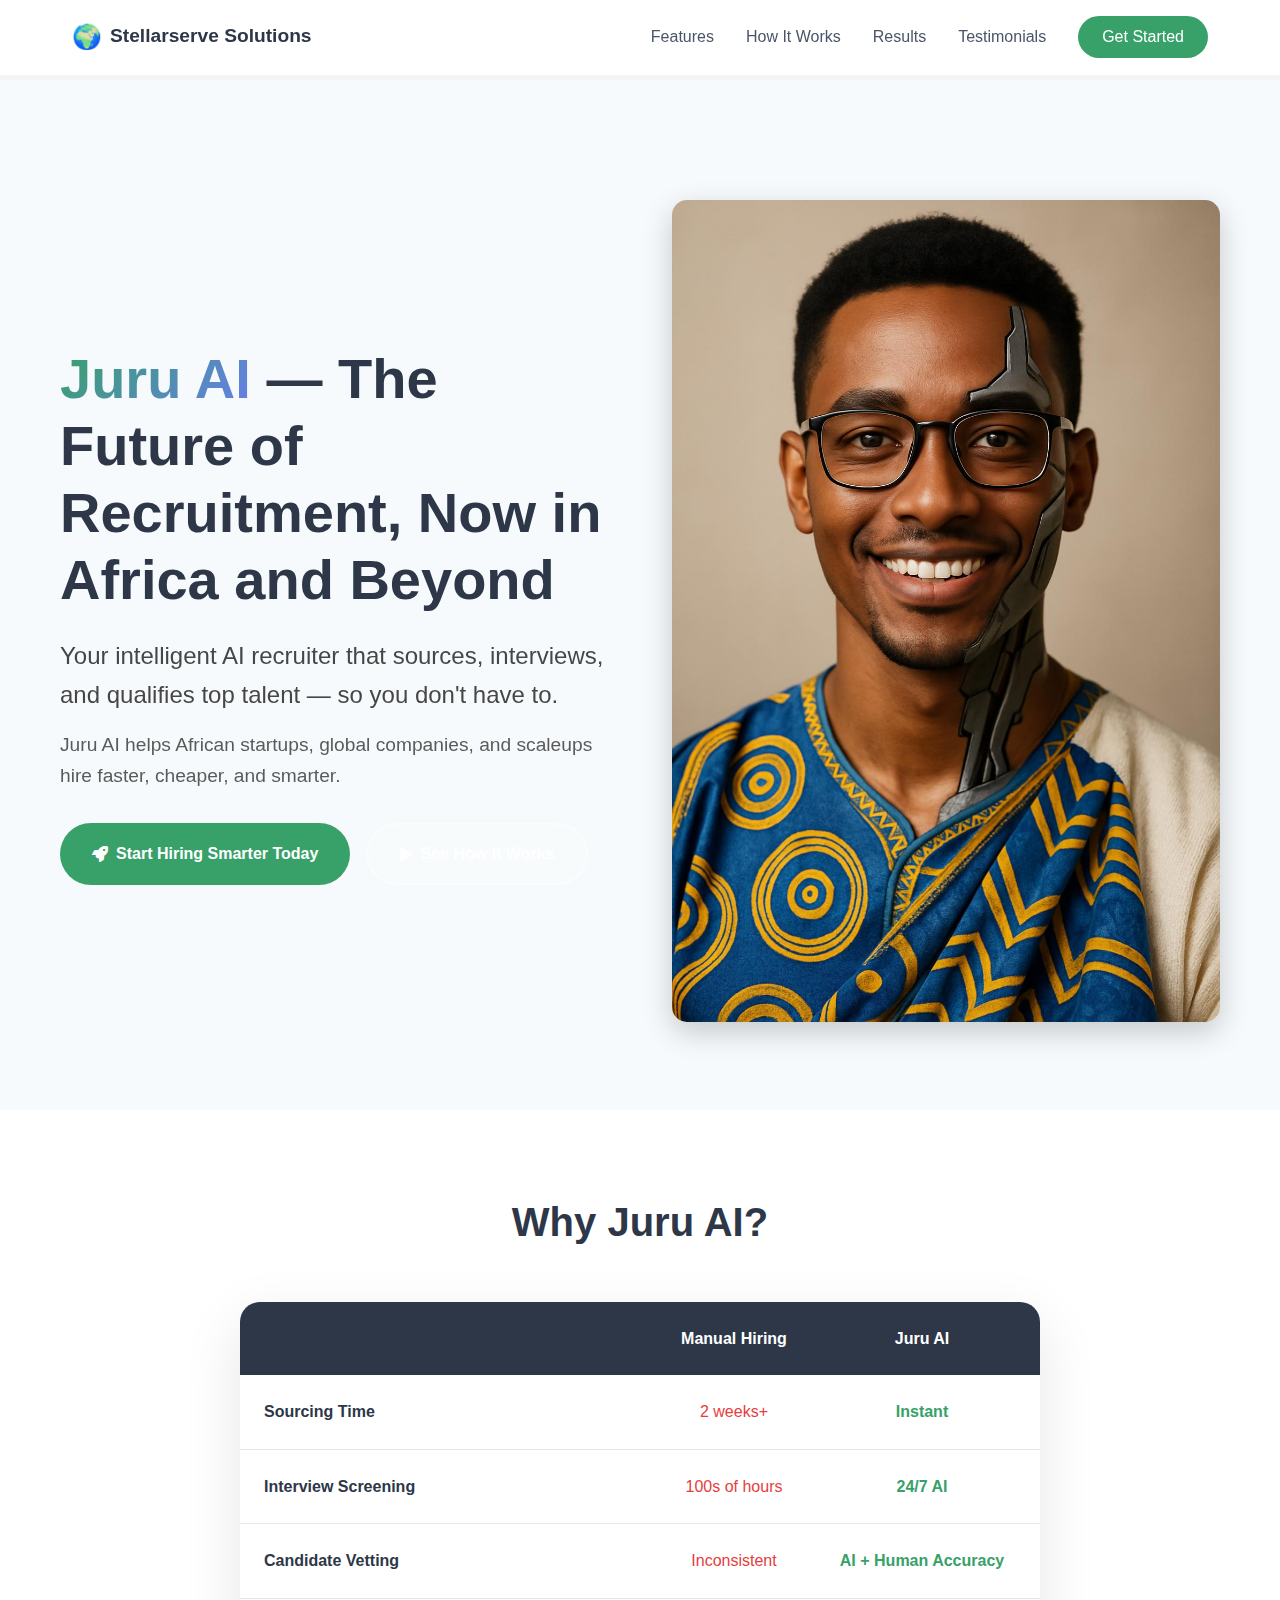
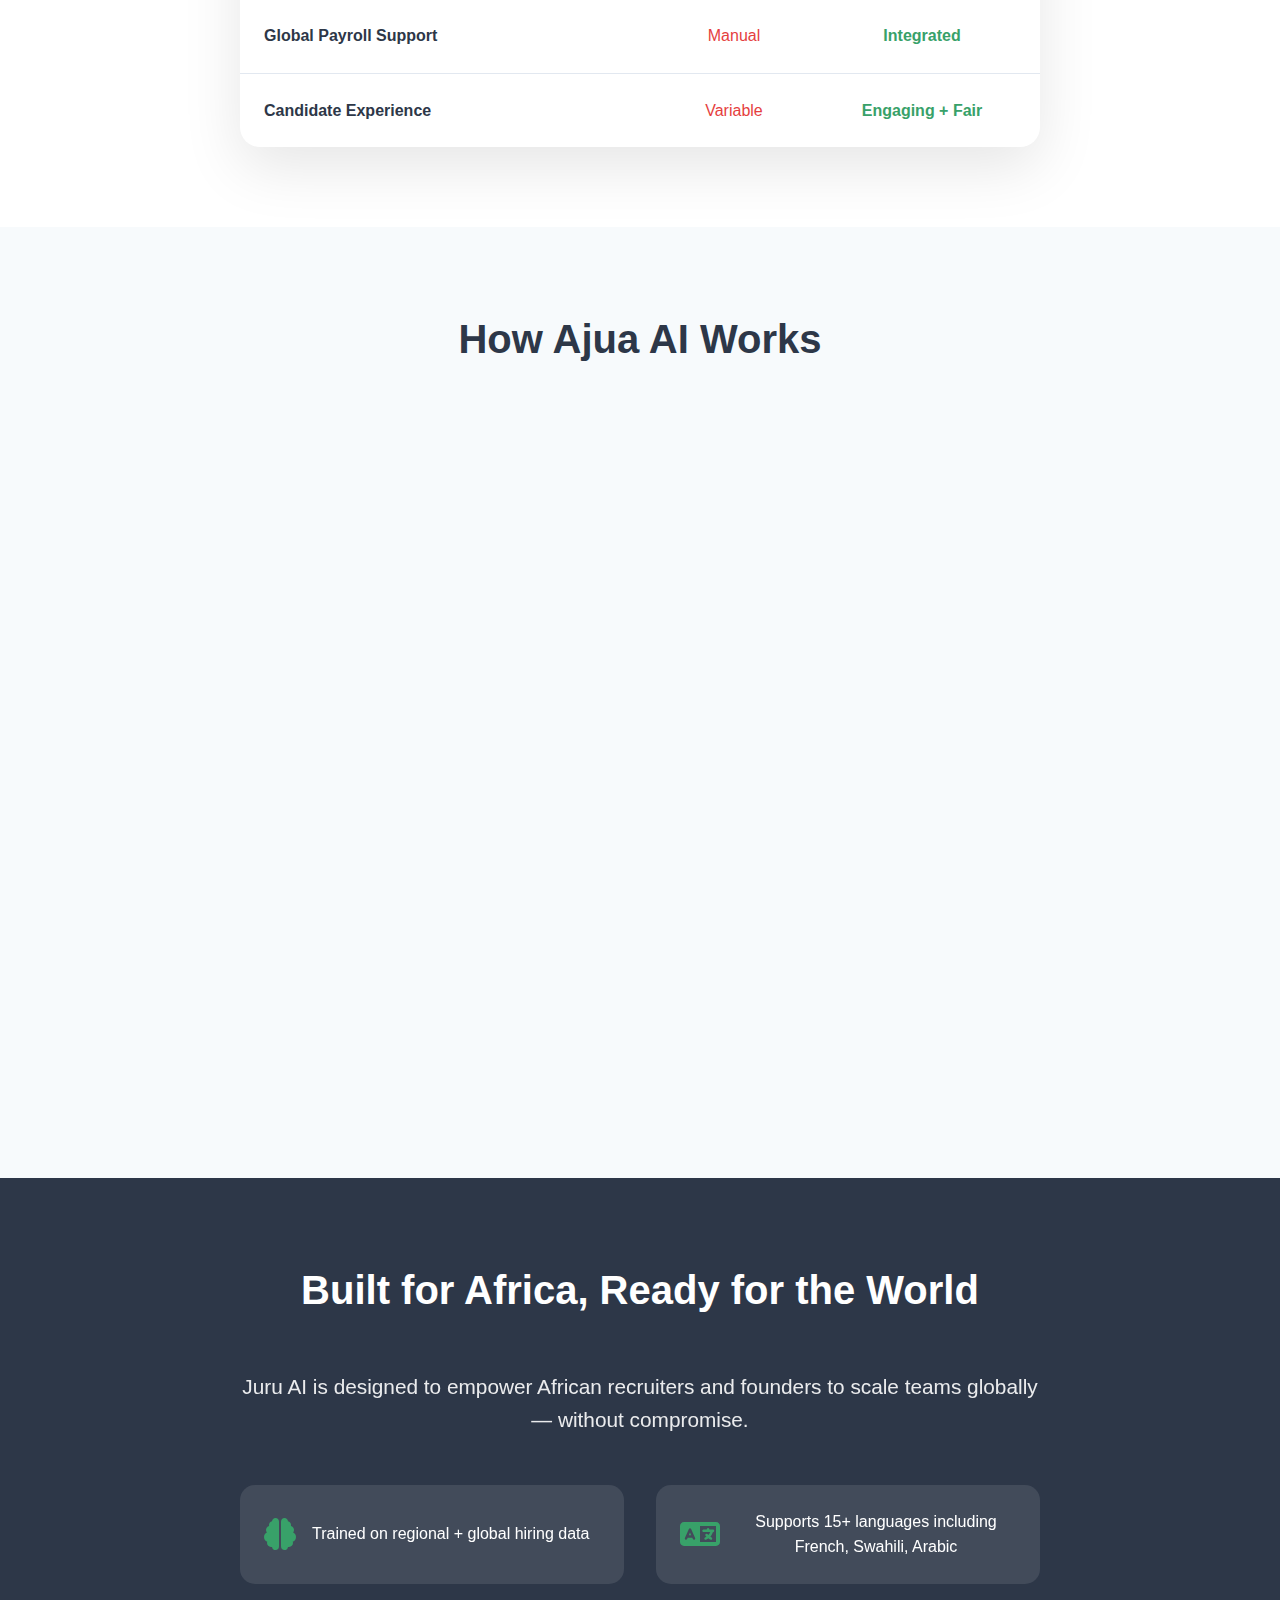
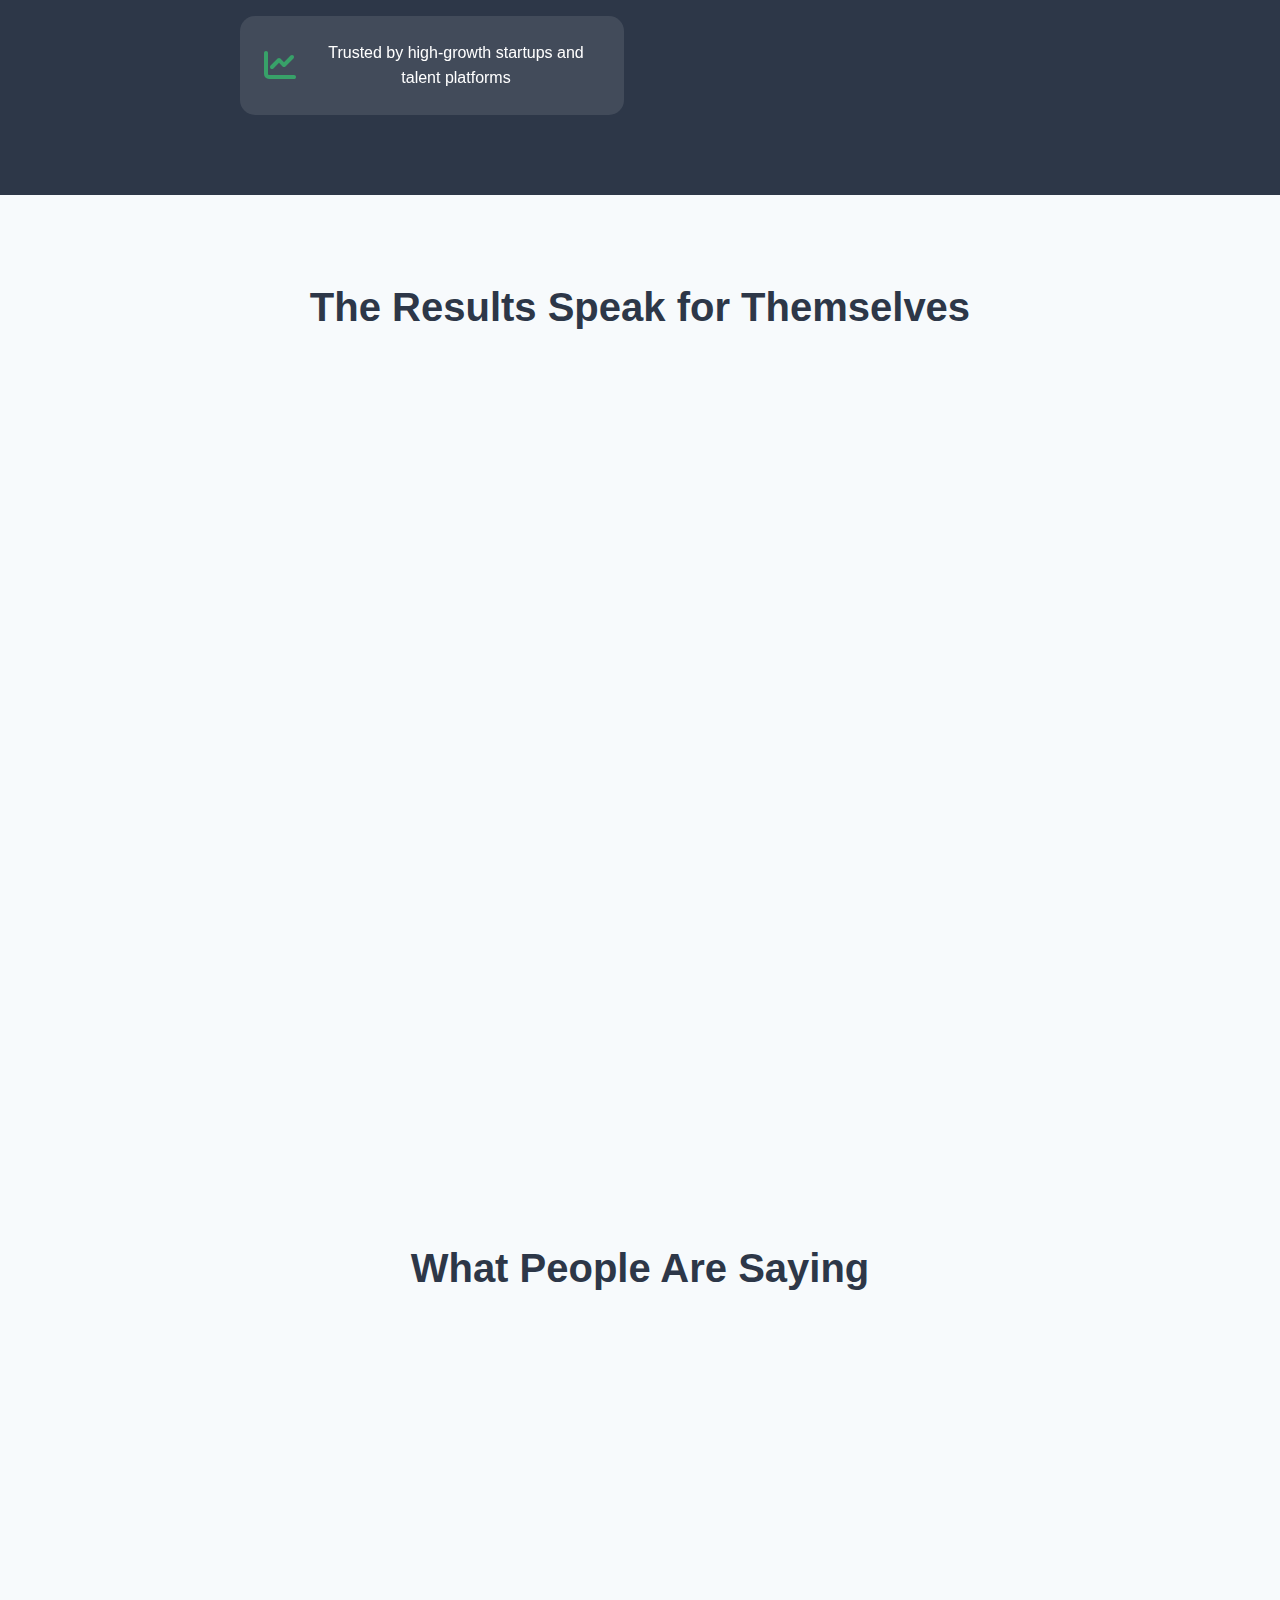
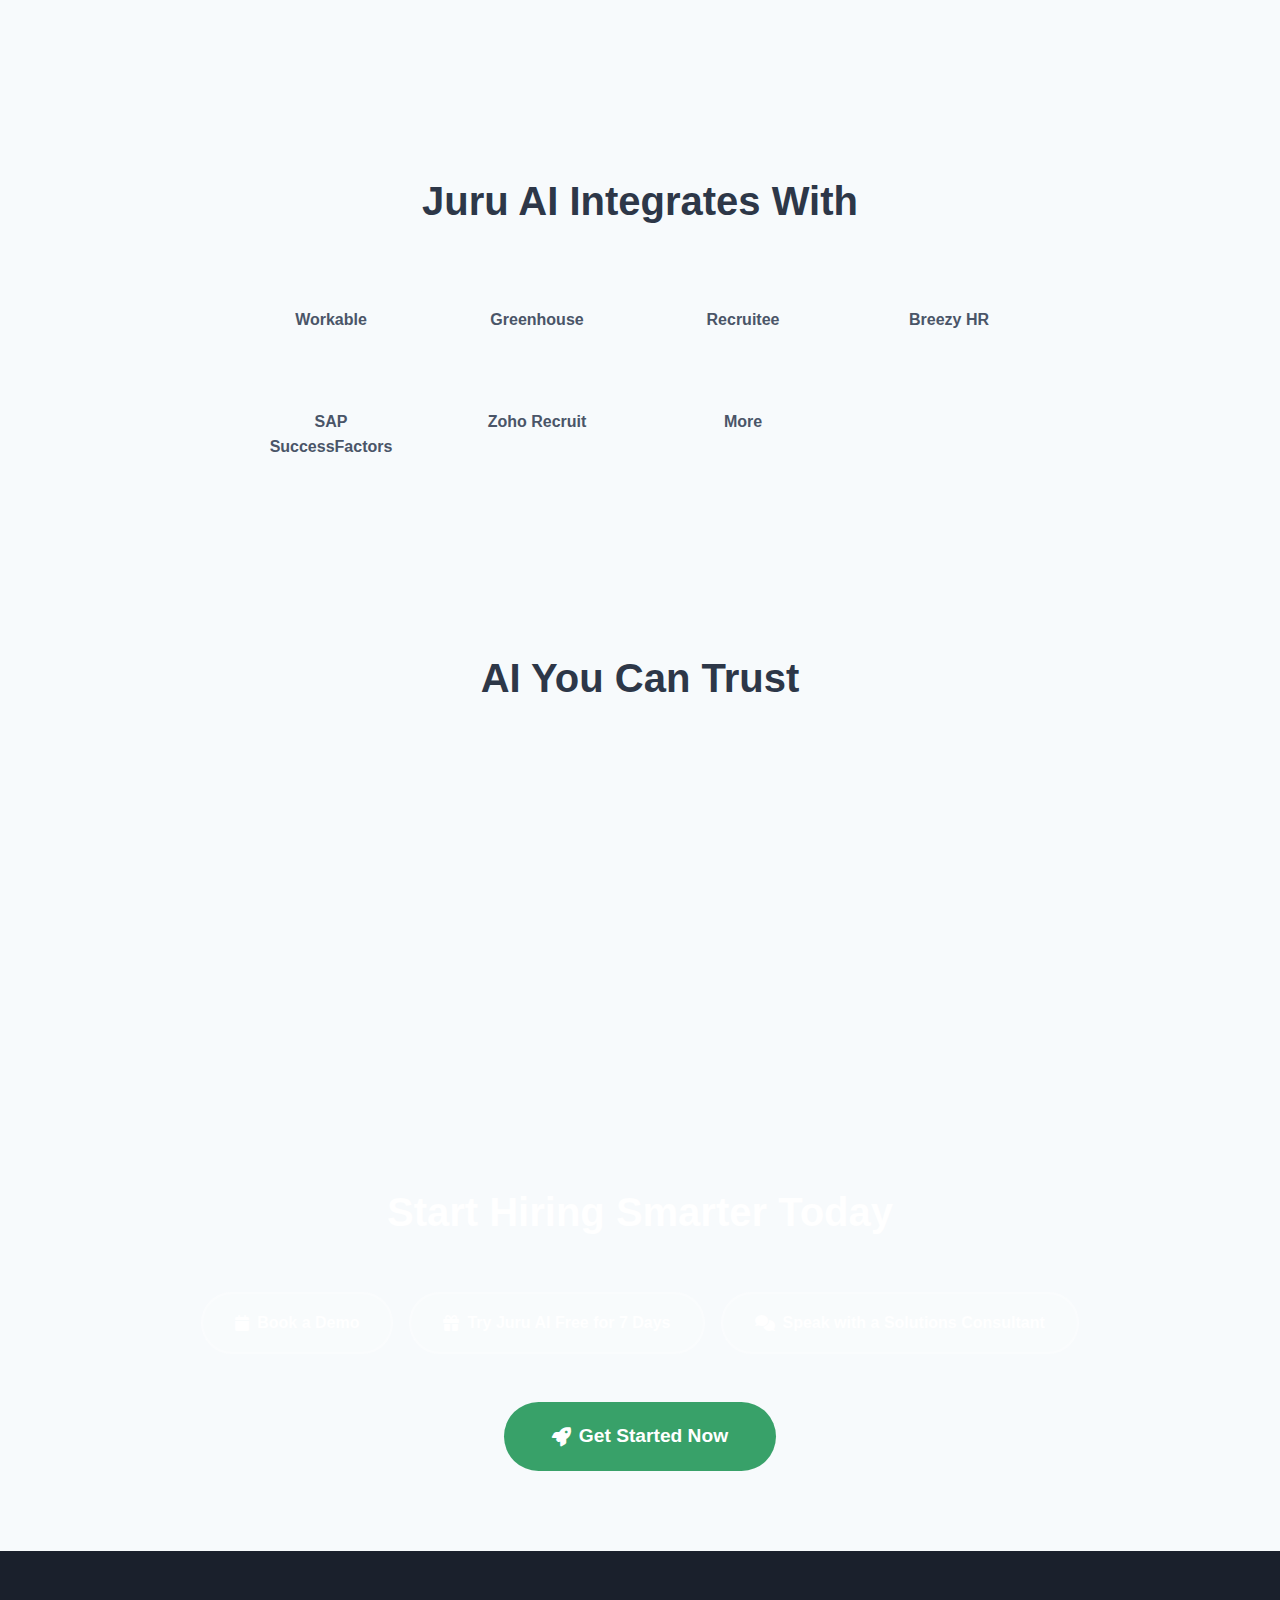
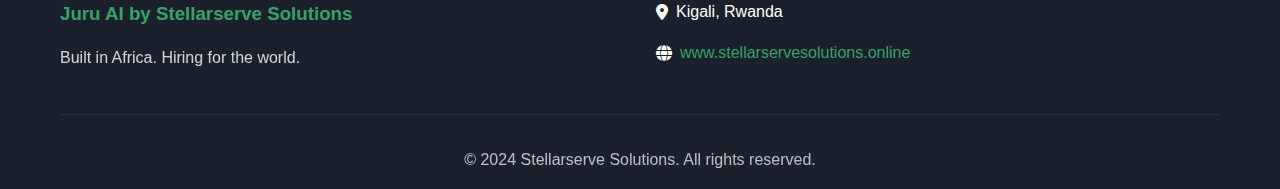
<file: juru-ai/juru-ai/index.html>
<!DOCTYPE html>
<html lang="en">
<head>
    <meta charset="UTF-8">
    <meta name="viewport" content="width=device-width, initial-scale=1.0">
    <title>Juru AI - The Future of Recruitment | Stellarserve Solutions</title>
    <meta name="description" content="Juru AI - Your intelligent AI recruiter that sources, interviews, and qualifies top talent. Built for Africa, ready for the world.">
    <link rel="stylesheet" href="styles.css">
    <link href="https://fonts.googleapis.com/css2?family=Inter:wght@300;400;500;600;700&display=swap" rel="stylesheet">
    <link rel="stylesheet" href="https://cdnjs.cloudflare.com/ajax/libs/font-awesome/6.0.0/css/all.min.css">
</head>
<body>
    <!-- Header -->
    <header class="header">
        <nav class="nav">
            <div class="nav-brand">
                <span class="logo">🌍</span>
                <span class="brand-name">Stellarserve Solutions</span>
            </div>
            <div class="nav-links">
                <a href="#features">Features</a>
                <a href="#how-it-works">How It Works</a>
                <a href="#results">Results</a>
                <a href="#testimonials">Testimonials</a>
                <a href="#demo" class="cta-button">Get Started</a>
            </div>
            <div class="mobile-menu-toggle">
                <i class="fas fa-bars"></i>
            </div>
        </nav>
    </header>

    <!-- Hero Section -->
    <section class="hero">
        <div class="container">
            <div class="hero-content">
                <h1 class="hero-title">
                    <span class="gradient-text">Juru AI</span> — The Future of Recruitment, Now in Africa and Beyond
                </h1>
                <p class="hero-subtitle">
                    Your intelligent AI recruiter that sources, interviews, and qualifies top talent — so you don't have to.
                </p>
                <p class="hero-description">
                    Juru AI helps African startups, global companies, and scaleups hire faster, cheaper, and smarter.
                </p>
                <div class="hero-cta">
                    <a href="#demo" class="btn btn-primary">
                        <i class="fas fa-rocket"></i>
                        Start Hiring Smarter Today
                    </a>
                    <a href="#how-it-works" class="btn btn-secondary">
                        <i class="fas fa-play"></i>
                        See How It Works
                    </a>
                </div>
            </div>
            <div class="hero-visual">
                <img src="./images/juru-ai-hero.jpg" alt="Juru AI Rwandan Man Robotic" class="hero-image">
            </div>
        </div>
    </section>

    <!-- Features Comparison -->
    <section id="features" class="features">
        <div class="container">
            <h2 class="section-title">Why Juru AI?</h2>
            <div class="comparison-table">
                <div class="table-header">
                    <div class="feature-col">Feature</div>
                    <div class="manual-col">Manual Hiring</div>
                    <div class="ai-col">Juru AI</div>
                </div>
                <div class="table-row">
                    <div class="feature-col">Sourcing Time</div>
                    <div class="manual-col">
                        <span class="negative">2 weeks+</span>
                    </div>
                    <div class="ai-col">
                        <span class="positive">Instant</span>
                    </div>
                </div>
                <div class="table-row">
                    <div class="feature-col">Interview Screening</div>
                    <div class="manual-col">
                        <span class="negative">100s of hours</span>
                    </div>
                    <div class="ai-col">
                        <span class="positive">24/7 AI</span>
                    </div>
                </div>
                <div class="table-row">
                    <div class="feature-col">Candidate Vetting</div>
                    <div class="manual-col">
                        <span class="negative">Inconsistent</span>
                    </div>
                    <div class="ai-col">
                        <span class="positive">AI + Human Accuracy</span>
                    </div>
                </div>
                <div class="table-row">
                    <div class="feature-col">Global Payroll Support</div>
                    <div class="manual-col">
                        <span class="negative">Manual</span>
                    </div>
                    <div class="ai-col">
                        <span class="positive">Integrated</span>
                    </div>
                </div>
                <div class="table-row">
                    <div class="feature-col">Candidate Experience</div>
                    <div class="manual-col">
                        <span class="negative">Variable</span>
                    </div>
                    <div class="ai-col">
                        <span class="positive">Engaging + Fair</span>
                    </div>
                </div>
            </div>
        </div>
    </section>

    <!-- How It Works -->
    <section id="how-it-works" class="how-it-works">
        <div class="container">
            <h2 class="section-title">How Ajua AI Works</h2>
            <div class="steps">
                <div class="step">
                    <div class="step-number">1</div>
                    <div class="step-content">
                        <h3>Define Your Role</h3>
                        <p>Tell Juru what you're hiring for — tech, design, ops, etc.</p>
                        <div class="step-icon">
                            <i class="fas fa-clipboard-list"></i>
                        </div>
                    </div>
                </div>
                <div class="step">
                    <div class="step-number">2</div>
                    <div class="step-content">
                        <h3>Let Juru AI Source & Interview</h3>
                        <p>Juru instantly scans its talent pool, runs AI-led interviews in 15+ languages, and ranks candidates.</p>
                        <div class="step-icon">
                            <i class="fas fa-robot"></i>
                        </div>
                    </div>
                </div>
                <div class="step">
                    <div class="step-number">3</div>
                    <div class="step-content">
                        <h3>Review Reports & Hire</h3>
                        <p>Receive smart profiles with skills assessments, interview insights, and cultural fit scores.</p>
                        <div class="step-icon">
                            <i class="fas fa-chart-bar"></i>
                        </div>
                    </div>
                </div>
                <div class="step">
                    <div class="step-number">4</div>
                    <div class="step-content">
                        <h3>Onboard Globally</h3>
                        <p>Juru handles contracts, compliance, and payroll — stress-free hiring across borders.</p>
                        <div class="step-icon">
                            <i class="fas fa-globe-americas"></i>
                        </div>
                    </div>
                </div>
            </div>
        </div>
    </section>

    <!-- Built for Africa -->
    <section class="africa-section">
        <div class="container">
            <div class="africa-content">
                <h2 class="section-title">Built for Africa, Ready for the World</h2>
                <p class="africa-description">
                    Juru AI is designed to empower African recruiters and founders to scale teams globally — without compromise.
                </p>
                <div class="africa-features">
                    <div class="africa-feature">
                        <i class="fas fa-brain"></i>
                        <span>Trained on regional + global hiring data</span>
                    </div>
                    <div class="africa-feature">
                        <i class="fas fa-language"></i>
                        <span>Supports 15+ languages including French, Swahili, Arabic</span>
                    </div>
                    <div class="africa-feature">
                        <i class="fas fa-chart-line"></i>
                        <span>Trusted by high-growth startups and talent platforms</span>
                    </div>
                </div>
            </div>
        </div>
    </section>

    <!-- Results -->
    <section id="results" class="results">
        <div class="container">
            <h2 class="section-title">The Results Speak for Themselves</h2>
            <div class="stats-grid">
                <div class="stat-card">
                    <div class="stat-icon">
                        <i class="fas fa-dollar-sign"></i>
                    </div>
                    <div class="stat-number">85%</div>
                    <div class="stat-label">Reduction in Hiring Costs</div>
                </div>
                <div class="stat-card">
                    <div class="stat-icon">
                        <i class="fas fa-clock"></i>
                    </div>
                    <div class="stat-number">10x</div>
                    <div class="stat-label">Faster Time-to-Hire</div>
                </div>
                <div class="stat-card">
                    <div class="stat-icon">
                        <i class="fas fa-bullseye"></i>
                    </div>
                    <div class="stat-number">4x</div>
                    <div class="stat-label">Improvement in Candidate Match Quality</div>
                </div>
                <div class="stat-card">
                    <div class="stat-icon">
                        <i class="fas fa-smile"></i>
                    </div>
                    <div class="stat-number">20%</div>
                    <div class="stat-label">Boost in Candidate NPS</div>
                </div>
            </div>
        </div>
    </section>

    <!-- Testimonials -->
    <section id="testimonials" class="testimonials">
        <div class="container">
            <h2 class="section-title">What People Are Saying</h2>
            <div class="testimonials-grid">
                <div class="testimonial-card">
                    <div class="testimonial-content">
                        <p>"Juru AI is a game-changer for hiring talent across borders. We cut recruitment time by 90%!"</p>
                    </div>
                    <div class="testimonial-author">
                        <div class="author-info">
                            <div class="author-name">Janet N.</div>
                            <div class="author-title">CEO of an African fintech startup</div>
                        </div>
                    </div>
                </div>
                <div class="testimonial-card">
                    <div class="testimonial-content">
                        <p>"We were skeptical of AI interviews — until we saw Juru’s candidate reports. This is next-level."</p>
                    </div>
                    <div class="testimonial-author">
                        <div class="author-info">
                            <div class="author-name">Elie M.</div>
                            <div class="author-title">CTO, Global SaaS Firm</div>
                        </div>
                    </div>
                </div>
            </div>
        </div>
    </section>

    <!-- Integrations -->
    <section class="integrations">
        <div class="container">
            <h2 class="section-title">Juru AI Integrates With</h2>
            <div class="integrations-grid">
                <div class="integration-item">Workable</div>
                <div class="integration-item">Greenhouse</div>
                <div class="integration-item">Recruitee</div>
                <div class="integration-item">Breezy HR</div>
                <div class="integration-item">SAP SuccessFactors</div>
                <div class="integration-item">Zoho Recruit</div>
                <div class="integration-item">More</div>
            </div>
        </div>
    </section>

    <!-- Trust Section -->
    <section class="trust">
        <div class="container">
            <h2 class="section-title">AI You Can Trust</h2>
            <div class="trust-features">
                <div class="trust-feature">
                    <i class="fas fa-bullseye"></i>
                    <span>Role-specific assessments</span>
                </div>
                <div class="trust-feature">
                    <i class="fas fa-balance-scale"></i>
                    <span>Bias-aware algorithms</span>
                </div>
                <div class="trust-feature">
                    <i class="fas fa-shield-alt"></i>
                    <span>GDPR & Rwandan Data Protection Compliant</span>
                </div>
                <div class="trust-feature">
                    <i class="fas fa-handshake"></i>
                    <span>Transparent AI + Human review system</span>
                </div>
            </div>
        </div>
    </section>

    <!-- CTA Section -->
    <section id="demo" class="cta-section">
        <div class="container">
            <h2 class="section-title">Start Hiring Smarter Today</h2>
            <div class="cta-buttons">
                <a href="#" class="btn btn-primary">
                    <i class="fas fa-calendar"></i>
                    Book a Demo
                          <a href="#" class="btn btn-secondary">
                        <i class="fas fa-gift"></i>
                        Try Juru AI Free for 7 Days
                    </a>                <a href="#" class="btn btn-outline">
                    <i class="fas fa-comments"></i>
                    Speak with a Solutions Consultant
                </a>
            </div>
            <div class="main-cta">
                <a href="#" class="btn btn-hero">
                    <i class="fas fa-rocket"></i>
                    Get Started Now
                </a>
            </div>
        </div>
    </section>

    <!-- Footer -->
    <footer class="footer">
        <div class="container">
            <div class="footer-content">
                <div class="footer-brand">
                    <h3>Juru AI by Stellarserve Solutions</h3>
                    <p>Built in Africa. Hiring for the world.</p>
                </div>
                <div class="footer-contact">
                    <div class="contact-item">
                        <i class="fas fa-map-marker-alt"></i>
                        <span>Kigali, Rwanda</span>
                    </div>
                    <div class="contact-item">
                        <i class="fas fa-globe"></i>
                        <a href="https://www.stellarservesolutions.online">www.stellarservesolutions.online</a>
                    </div>
                </div>
            </div>
            <div class="footer-bottom">
                <p>&copy; 2024 Stellarserve Solutions. All rights reserved.</p>
            </div>
        </div>
    </footer>

    <script src="script.js"></script>
</body>
</html>
</file>
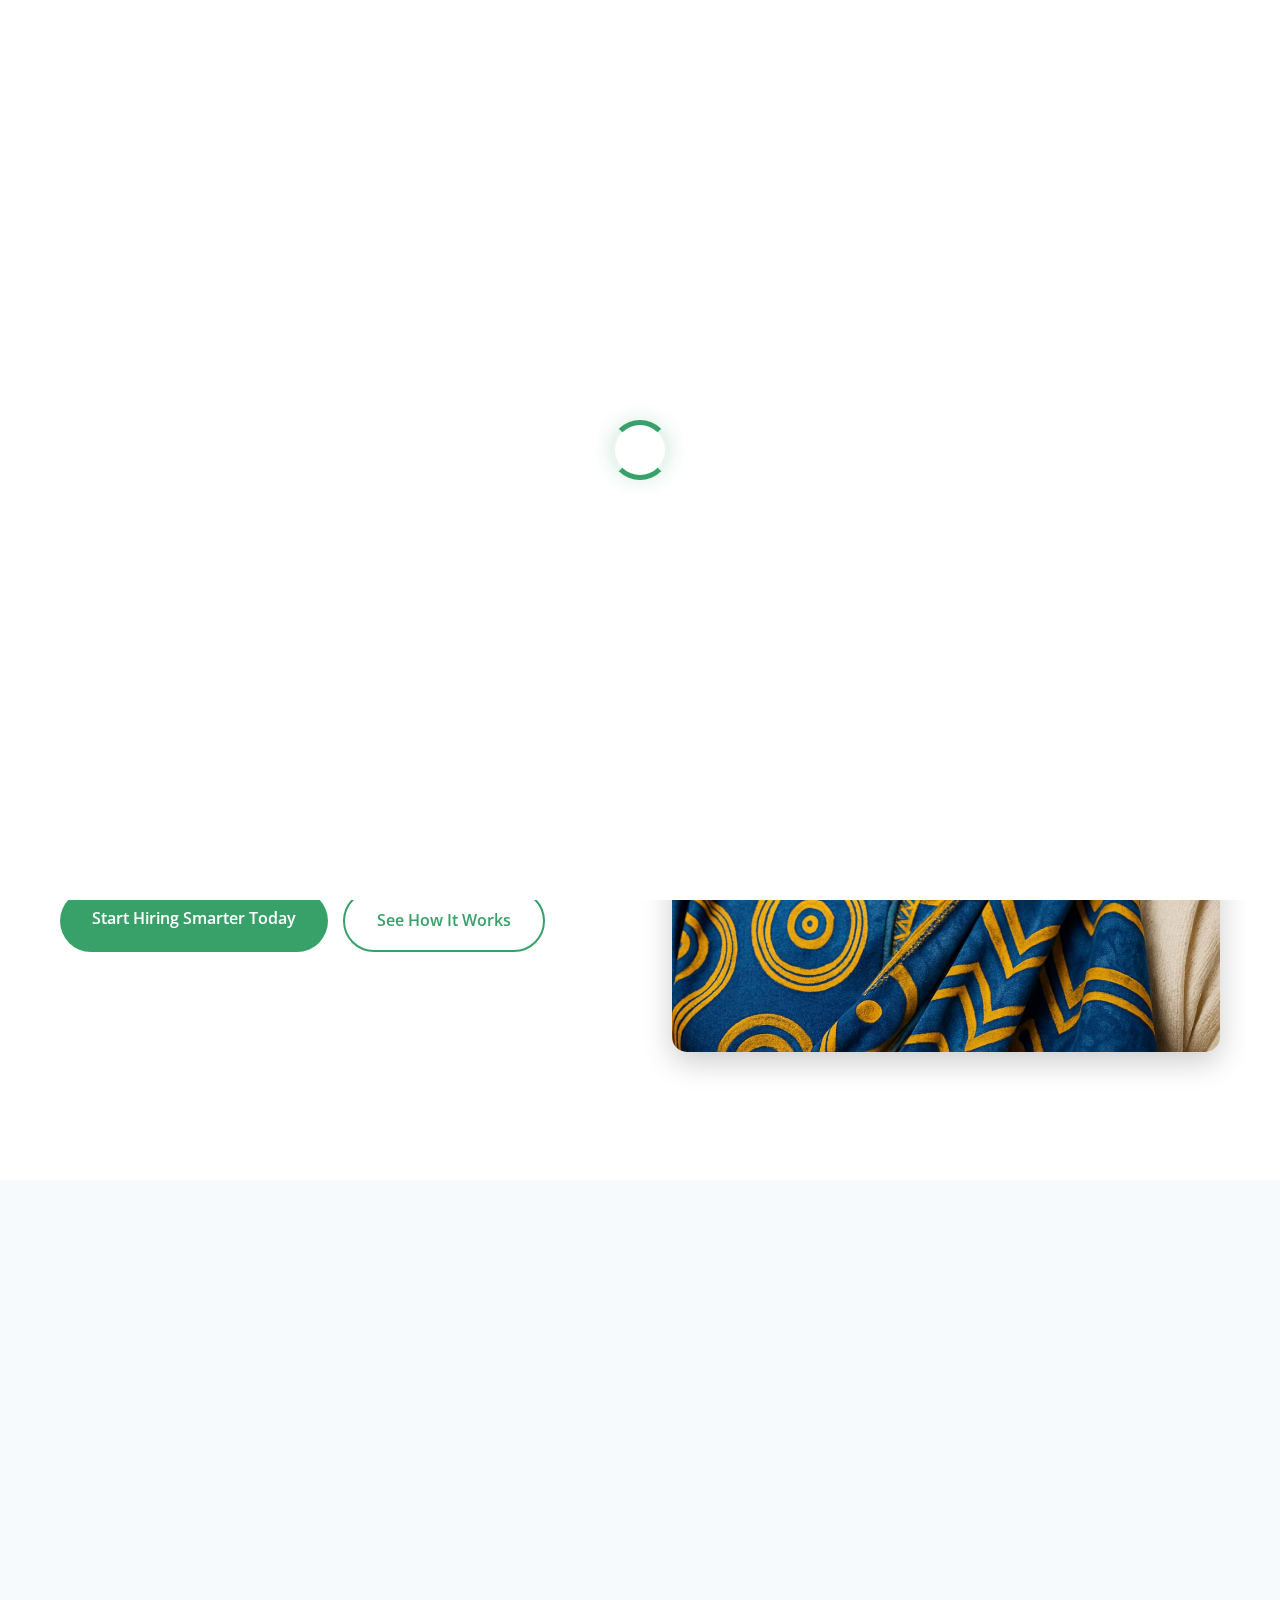
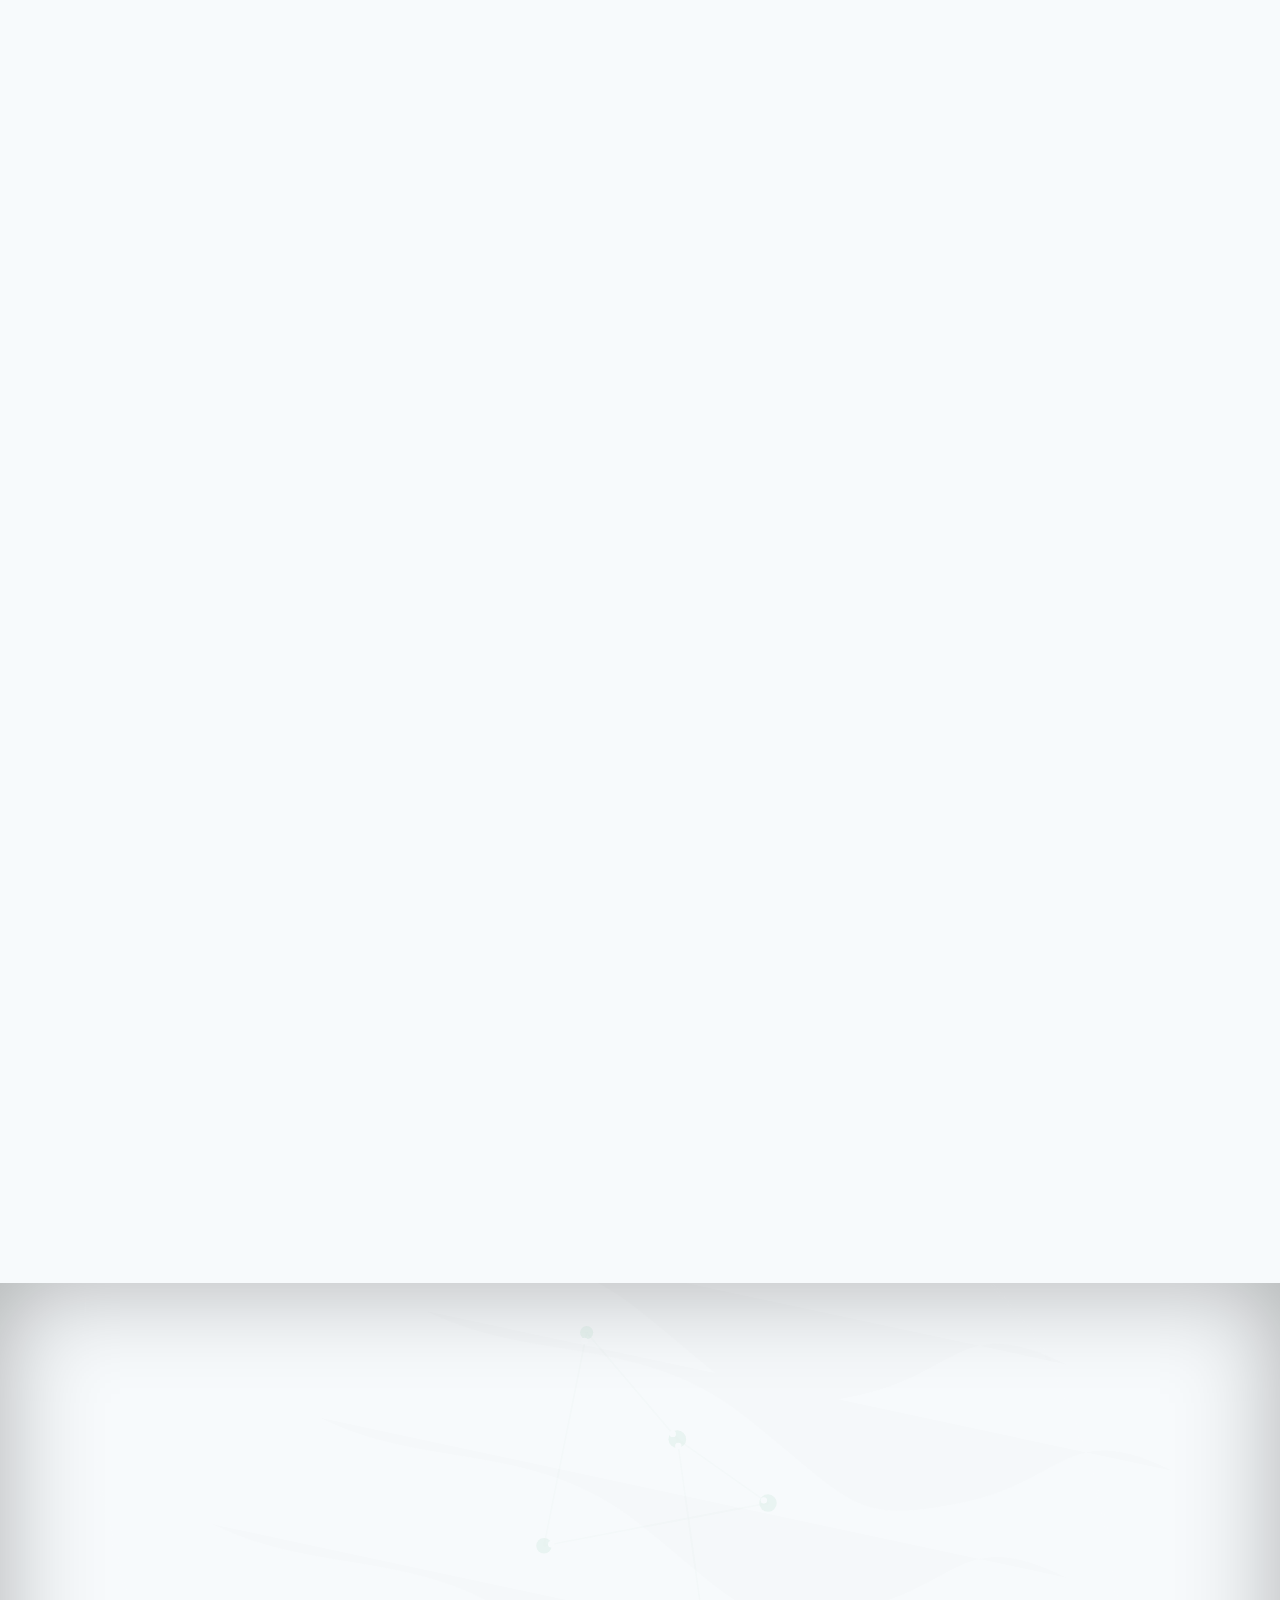
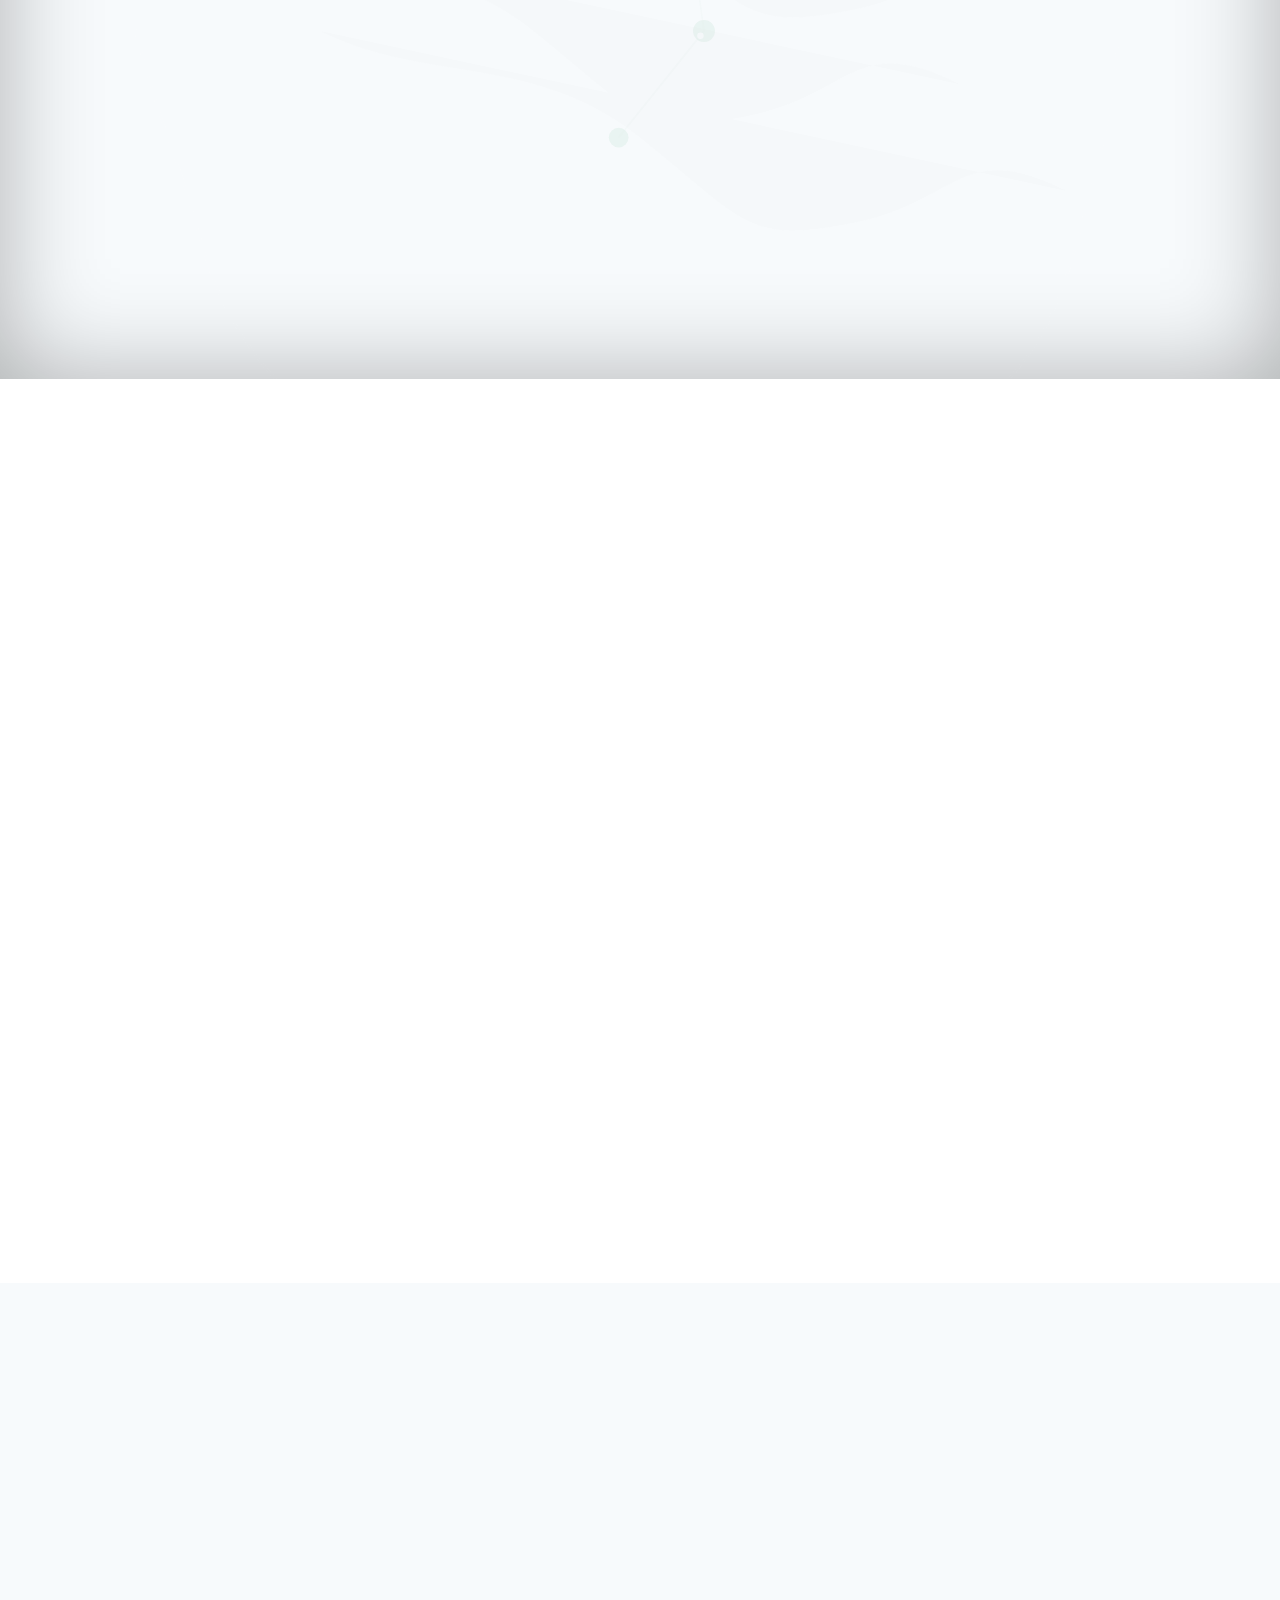
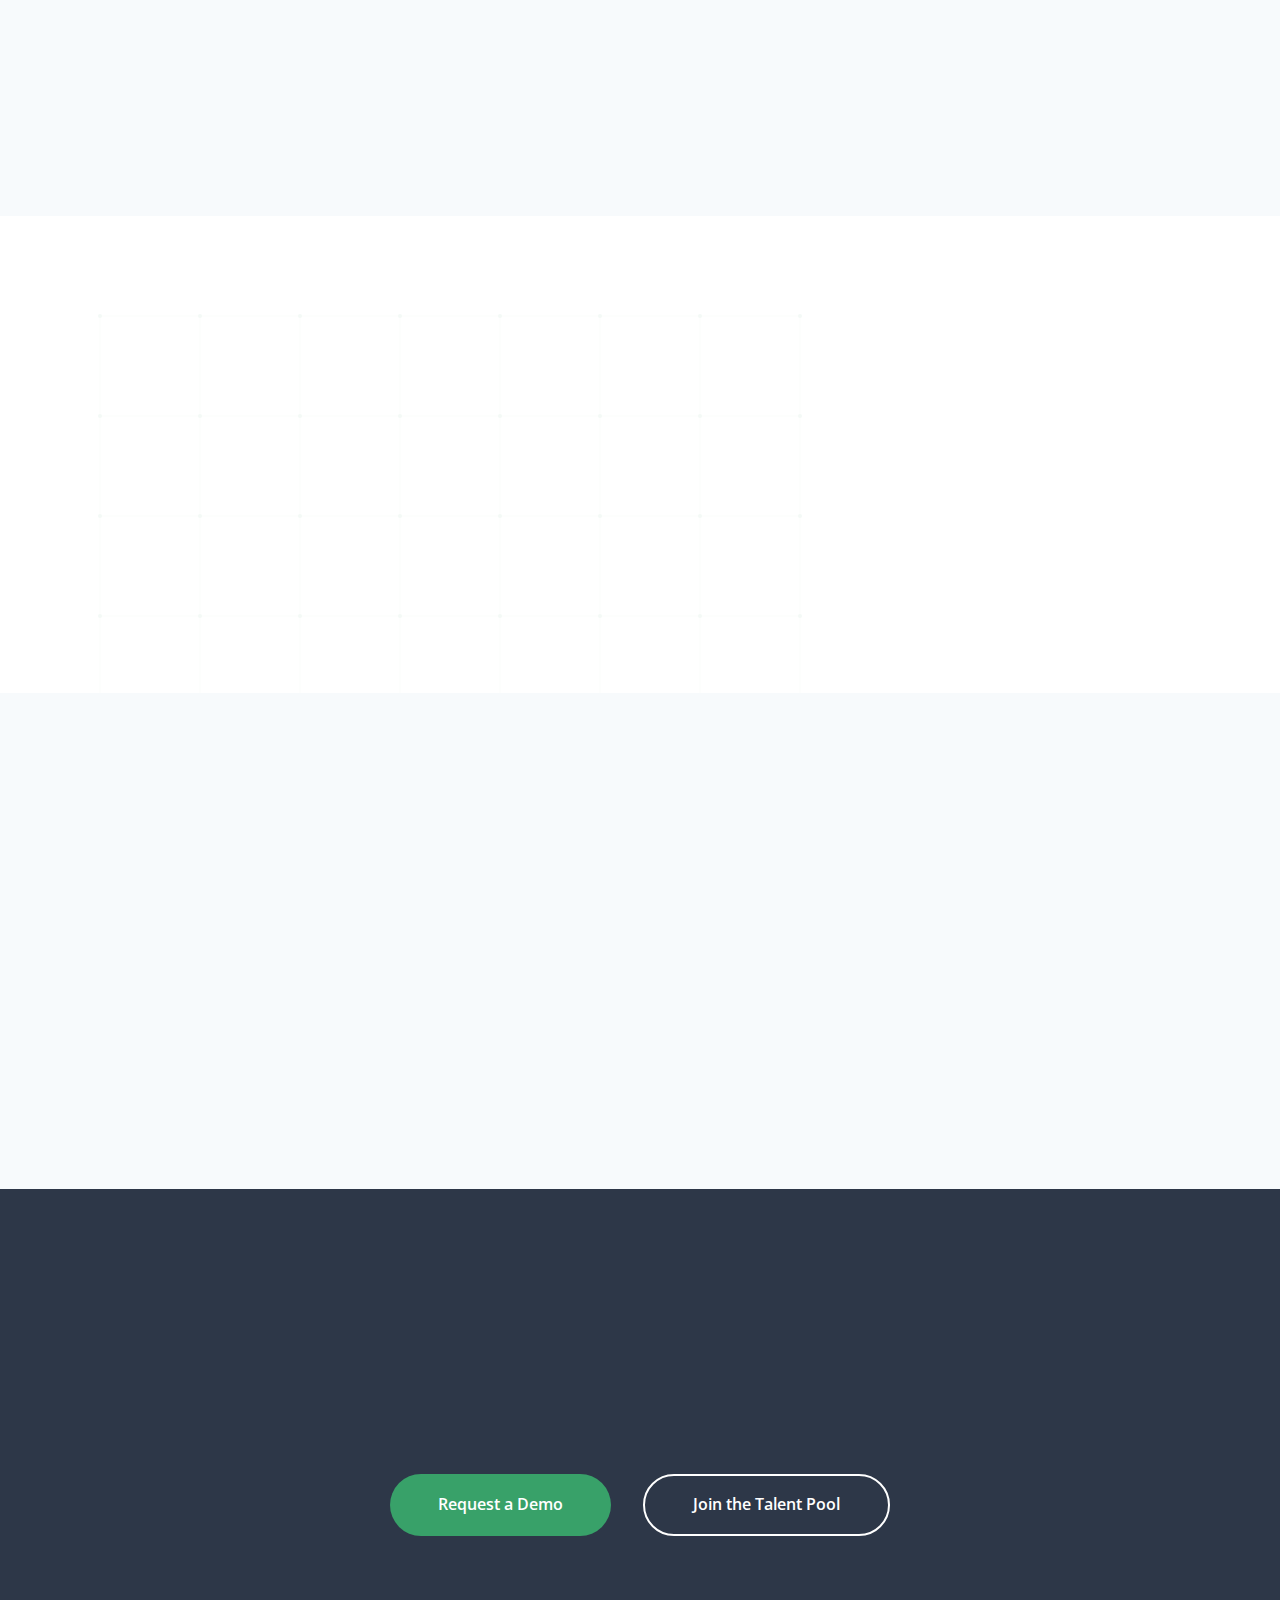
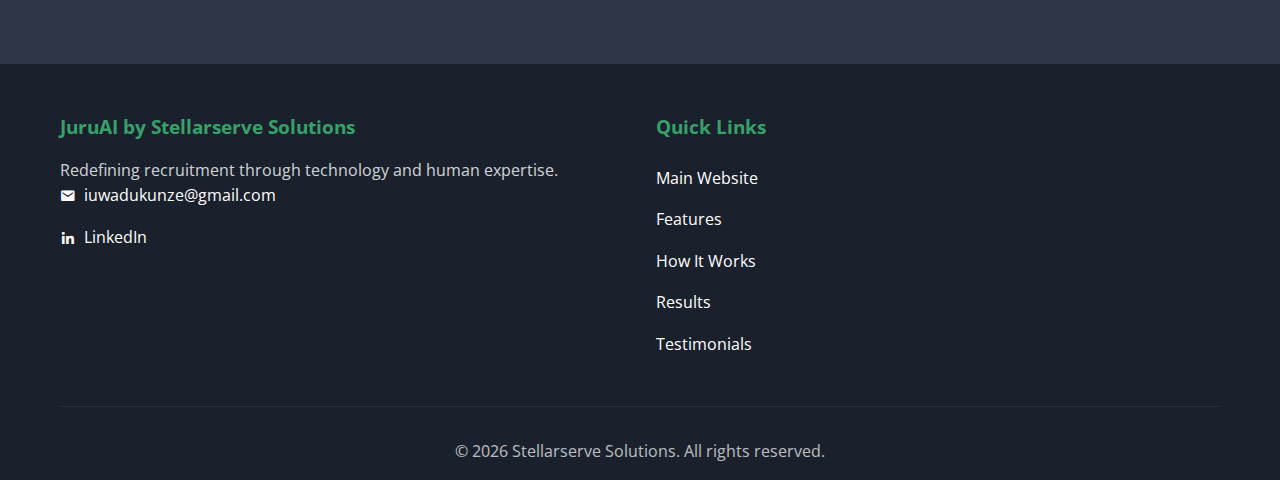
<file: juruAI.html>
<!DOCTYPE html>
<html lang="en">
  <head>
    <meta charset="UTF-8" />
    <meta name="viewport" content="width=device-width, initial-scale=1.0" />
    <link
      rel="icon"
      href="/images/android-chrome-512x512.png"
      type="image/png"
    />
    <link rel="preconnect" href="https://fonts.googleapis.com" />
    <link rel="preconnect" href="https://fonts.gstatic.com" crossorigin />
    <link
      href="https://fonts.googleapis.com/css2?family=Montserrat:wght@400;500;600;700&family=Open+Sans:wght@400;500;600;700&display=swap"
      rel="stylesheet"
    />
    <link rel="shortcut icon" href="images/favicon.png" type="image/x-icon" />
    <link
      href="https://unpkg.com/boxicons@2.1.4/css/boxicons.min.css"
      rel="stylesheet"
    />
    <link href="https://unpkg.com/aos@2.3.1/dist/aos.css" rel="stylesheet" />
    <link rel="stylesheet" type="text/css" href="CSS/juruAI.css" />
    <title>JuruAI - Stellarserve Solutions</title>
    <meta
      name="description"
      content="JuruAI - Your intelligent AI recruiter that sources, interviews, and qualifies top talent in Africa and beyond."
    />
  </head>

  <body>
    <!-- Loader -->
    <div class="loader">
      <div class="spinner"></div>
    </div>

    <!-- Header -->
    <header class="header">
      <nav class="nav">
        <div class="nav-brand">
          <a href="index.html">
            <img src="images/logo.png" alt="Stellarserve Solutions Logo" />
          </a>
        </div>
        <div class="nav-links">
          <a href="index.html">Home</a>
          <a href="#features">Features</a>
          <a href="#how-it-works">How It Works</a>
          <a href="#results">Results</a>
          <a href="#testimonials">Testimonials</a>
          <a href="https://tally.so/r/wAO4ye" class="cta-button">Get Started</a>
        </div>
        <div class="mobile-menu-toggle" id="mobile-menu-toggle">
          <i class="bx bx-menu"></i>
        </div>
      </nav>
    </header>

    <main>
      <!-- Hero Section -->
      <section class="hero">
        <div class="container">
          <div
            class="hero-content"
            data-aos="fade-up"
            data-aos-duration="1000"
            data-aos-delay="200"
          >
            <h1 class="hero-title">
              Juru AI — The Future of Recruitment,
              <span class="gradient-text">Now in Africa and Beyond</span>
            </h1>
            <p class="hero-subtitle" data-aos="fade-up" data-aos-delay="200">
              Your intelligent AI recruiter that sources, interviews, and
              qualifies top talent — so you don't have to.
            </p>
            <p class="hero-description" data-aos="fade-up" data-aos-delay="300">
              Juru AI helps African startups, global companies, and scaleups
              hire faster, cheaper, and smarter.
            </p>
            <div class="hero-cta">
              <a
                href="https://tally.so/r/wAO4ye"
                class="btn btn-primary main-cta"
                >Start Hiring Smarter Today</a
              >
              <a href="#how-it-works" class="btn btn-outline"
                >See How It Works</a
              >
            </div>
          </div>
          <div class="hero-visual" data-aos="fade-up" data-aos-duration="1000">
            <img
              src="images/juru-ai-hero.jpg"
              alt="JuruAI Platform"
              class="hero-image"
            />
          </div>
        </div>
      </section>

      <!-- Features Section -->
      <section id="features" class="features">
        <div class="container">
          <h2 class="section-title" data-aos="fade-up">Why Juru AI?</h2>

          <div
            class="comparison-table"
            data-aos="fade-up"
            data-aos-duration="800"
          >
            <div class="table-header">
              <div>Feature</div>
              <div>Manual Hiring</div>
              <div>Juru AI</div>
            </div>

            <div class="table-row">
              <div class="feature-col">Sourcing Time</div>
              <div class="manual-col negative">2 weeks+</div>
              <div class="ai-col positive">Instant</div>
            </div>

            <div class="table-row">
              <div class="feature-col">Interview Screening</div>
              <div class="manual-col negative">100s of hours</div>
              <div class="ai-col positive">24/7 AI</div>
            </div>

            <div class="table-row">
              <div class="feature-col">Candidate Vetting</div>
              <div class="manual-col negative">Inconsistent</div>
              <div class="ai-col positive">AI + Human Accuracy</div>
            </div>

            <div class="table-row">
              <div class="feature-col">Global Payroll Support</div>
              <div class="manual-col negative">Manual</div>
              <div class="ai-col positive">Integrated</div>
            </div>

            <div class="table-row">
              <div class="feature-col">Candidate Experience</div>
              <div class="manual-col negative">Variable</div>
              <div class="ai-col positive">Engaging + Fair</div>
            </div>
          </div>
        </div>
      </section>

      <!-- How It Works -->
      <section id="how-it-works" class="how-it-works">
        <div class="container">
          <h2 class="section-title" data-aos="fade-up">How Juru AI Works</h2>

          <div class="steps">
            <div
              class="step"
              data-aos="fade-up"
              data-aos-delay="100"
              data-aos-offset="50"
            >
              <div class="step-number">1</div>
              <i class="bx bx-edit step-icon"></i>
              <h3>Define Your Role</h3>
              <p>Tell Juru what you're hiring for — tech, design, ops, etc.</p>
            </div>

            <div
              class="step"
              data-aos="fade-up"
              data-aos-delay="200"
              data-aos-offset="50"
            >
              <div class="step-number">2</div>
              <i class="bx bx-search-alt step-icon"></i>
              <h3>Let Juru AI Source & Interview</h3>
              <p>
                Juru instantly scans its talent pool, runs AI-led interviews in
                15+ languages, and ranks candidates.
              </p>
            </div>

            <div
              class="step"
              data-aos="fade-up"
              data-aos-delay="300"
              data-aos-offset="50"
            >
              <div class="step-number">3</div>
              <i class="bx bx-file step-icon"></i>
              <h3>Review Reports & Hire</h3>
              <p>
                Receive smart profiles with skills assessments, interview
                insights, and cultural fit scores.
              </p>
            </div>

            <div
              class="step"
              data-aos="fade-up"
              data-aos-delay="400"
              data-aos-offset="50"
            >
              <div class="step-number">4</div>
              <i class="bx bx-globe step-icon"></i>
              <h3>Onboard Globally</h3>
              <p>
                Juru handles contracts, compliance, and payroll — stress-free
                hiring across borders.
              </p>
            </div>
          </div>
        </div>
      </section>

      <!-- Africa Section -->
      <section class="africa-section">
        <div class="container">
          <h2 class="section-title" data-aos="fade-up">
            Built for Africa, Ready for the World
          </h2>
          <div class="africa-content">
            <p
              class="africa-description"
              data-aos="fade-up"
              data-aos-duration="800"
            >
              Juru AI is designed to empower African recruiters and founders to
              scale teams globally — without compromise.
            </p>

            <div class="africa-features">
              <div
                class="africa-feature"
                data-aos="zoom-in"
                data-aos-delay="100"
              >
                <i class="bx bx-data"></i>
                <span>Trained on regional + global hiring data</span>
              </div>

              <div
                class="africa-feature"
                data-aos="zoom-in"
                data-aos-delay="200"
              >
                <i class="bx bx-conversation"></i>
                <span
                  >Supports 15+ languages including French, Swahili,
                  Arabic</span
                >
              </div>

              <div
                class="africa-feature"
                data-aos="zoom-in"
                data-aos-delay="300"
              >
                <i class="bx bx-check-shield"></i>
                <span
                  >Trusted by high-growth startups and talent platforms</span
                >
              </div>
            </div>
          </div>
        </div>
      </section>

      <!-- Results Section -->
      <section id="results" class="results">
        <div class="container">
          <h2 class="section-title" data-aos="fade-up">
            The Results Speak for Themselves
          </h2>

          <div class="stats-grid">
            <div
              class="stat-card"
              data-aos="flip-left"
              data-aos-delay="100"
              data-aos-duration="800"
            >
              <i class="bx bx-trending-down stat-icon"></i>
              <div class="stat-number" data-target="85">85%</div>
              <div class="stat-label">Reduction in Hiring Costs</div>
            </div>

            <div
              class="stat-card"
              data-aos="flip-left"
              data-aos-delay="200"
              data-aos-duration="800"
            >
              <i class="bx bx-time stat-icon"></i>
              <div class="stat-number" data-target="10">10x</div>
              <div class="stat-label">Faster Time-to-Hire</div>
            </div>

            <div
              class="stat-card"
              data-aos="flip-left"
              data-aos-delay="300"
              data-aos-duration="800"
            >
              <i class="bx bx-user-check stat-icon"></i>
              <div class="stat-number" data-target="4">4x</div>
              <div class="stat-label">
                Improvement in Candidate Match Quality
              </div>
            </div>

            <div
              class="stat-card"
              data-aos="flip-left"
              data-aos-delay="400"
              data-aos-duration="800"
            >
              <i class="bx bx-happy stat-icon"></i>
              <div class="stat-number" data-target="20">20%</div>
              <div class="stat-label">Boost in Candidate NPS</div>
            </div>
          </div>
        </div>
      </section>

      <!-- Testimonials -->
      <section id="testimonials" class="testimonials">
        <div class="container">
          <h2 class="section-title" data-aos="fade-up">
            What People Are Saying
          </h2>

          <div class="testimonials-grid">
            <div
              class="testimonial-card"
              data-aos="fade-right"
              data-aos-delay="100"
              data-aos-duration="800"
            >
              <div class="testimonial-content">
                <p>
                  "Juru AI is a game-changer for hiring talent across borders.
                  We cut recruitment time by 90%!"
                </p>
              </div>
              <div class="author">
                <div class="author-name">Janet N.</div>
                <div class="author-title">
                  CEO of an African fintech startup
                </div>
              </div>
            </div>

            <div
              class="testimonial-card"
              data-aos="fade-left"
              data-aos-delay="200"
              data-aos-duration="800"
            >
              <div class="testimonial-content">
                <p>
                  "We were skeptical of AI interviews — until we saw Juru's
                  candidate reports. This is next-level."
                </p>
              </div>
              <div class="author">
                <div class="author-name">Elie M.</div>
                <div class="author-title">CTO, Global SaaS Firm</div>
              </div>
            </div>
          </div>
        </div>
      </section>

      <!-- Integrations -->
      <section class="integrations">
        <div class="container">
          <h2 class="section-title" data-aos="fade-up">
            Juru AI Integrates With
          </h2>

          <div
            class="integrations-grid"
            data-aos="fade-up"
            data-aos-offset="50"
            data-aos-duration="800"
          >
            <div class="integration-item">Google Workspace</div>
            <div class="integration-item">Slack</div>
            <div class="integration-item">Microsoft Teams</div>
            <div class="integration-item">Zoom</div>
            <div class="integration-item">Workday</div>
            <div class="integration-item">SAP</div>
            <div class="integration-item">ADP</div>
            <div class="integration-item">Salesforce</div>
          </div>
        </div>
      </section>

      <!-- Trust Section -->
      <section class="trust">
        <div class="container">
          <h2 class="section-title" data-aos="fade-up">
            Security & Trust First
          </h2>

          <div class="trust-features">
            <div class="trust-feature" data-aos="fade-up" data-aos-delay="100">
              <i class="bx bx-lock-alt"></i>
              <span>GDPR & CCPA Compliant</span>
            </div>

            <div class="trust-feature" data-aos="fade-up" data-aos-delay="200">
              <i class="bx bx-certification"></i>
              <span>ISO 27001 Certified</span>
            </div>

            <div class="trust-feature" data-aos="fade-up" data-aos-delay="300">
              <i class="bx bx-shield"></i>
              <span>Enterprise-grade Security</span>
            </div>

            <div class="trust-feature" data-aos="fade-up" data-aos-delay="400">
              <i class="bx bx-data"></i>
              <span>Data Privacy Guaranteed</span>
            </div>
          </div>
        </div>
      </section>

      <!-- CTA Section -->
      <section id="cta" class="cta-section">
        <div class="container">
          <h2 class="section-title" data-aos="fade-up">
            Ready to Transform Your Hiring?
          </h2>
          <p class="cta-description" data-aos="fade-up" data-aos-delay="100">
            Join hundreds of forward-thinking companies using Juru AI to build
            better teams.
          </p>

          <div class="cta-buttons">
            <a
              href="#"
              class="btn btn-primary main-cta"
              data-aos="zoom-in"
              data-aos-delay="200"
              >Request a Demo</a
            >
            <a
              href="https://tally.so/r/wAO4ye"
              class="btn btn-outline"
              data-aos="zoom-in"
              data-aos-delay="300"
              >Join the Talent Pool</a
            >
          </div>
        </div>
      </section>
    </main>

    <footer class="footer">
      <div class="container">
        <div class="footer-content">
          <div class="footer-brand">
            <h3>JuruAI by Stellarserve Solutions</h3>
            <p>
              Redefining recruitment through technology and human expertise.
            </p>

            <div class="contact-info">
              <div class="contact-item">
                <i class="bx bxs-envelope"></i>
                <a href="mailto:iuwadukunze@gmail.com">iuwadukunze@gmail.com</a>
              </div>

              <div class="contact-item">
                <i class="bx bxl-linkedin"></i>
                <a
                  href="https://www.linkedin.com/company/stellarserve-solutions/"
                  target="_blank"
                  >LinkedIn</a
                >
              </div>
            </div>
          </div>

          <div class="footer-links">
            <h3>Quick Links</h3>
            <ul>
              <li><a href="index.html">Main Website</a></li>
              <li><a href="#features">Features</a></li>
              <li><a href="#how-it-works">How It Works</a></li>
              <li><a href="#results">Results</a></li>
              <li><a href="#testimonials">Testimonials</a></li>
            </ul>
          </div>
        </div>

        <div class="footer-bottom">
          <p>
            &copy;
            <script>
              document.write(new Date().getFullYear());
            </script>
            Stellarserve Solutions. All rights reserved.
          </p>
        </div>
      </div>
    </footer>

    <script src="https://unpkg.com/aos@2.3.1/dist/aos.js"></script>
    <script src="juruAI.js"></script>
  </body>
</html>
</file>
<file: juru-ai/juru-ai/styles.css>
/* Reset and Base Styles */
* {
    margin: 0;
    padding: 0;
    box-sizing: border-box;
}

body {
    font-family: 'Open Sans', sans-serif;
    line-height: 1.6;
    color: #333;
    background-color: #f4f4f4;
    min-height: 100vh;
    padding-top: 80px; /* Add padding to account for fixed header */
}

.container {
    max-width: 1200px;
    margin: 0 auto;
    padding: 0 20px;
}

/* Header */
.header {
    position: fixed;
    top: 0;
    left: 0;
    right: 0;
    background: rgba(255, 255, 255, 0.95);
    backdrop-filter: blur(10px);
    z-index: 1000;
    border-bottom: 1px solid rgba(255, 255, 255, 0.2);
    transition: all 0.3s ease;
}

.nav {
    display: flex;
    justify-content: space-between;
    align-items: center;
    padding: 1rem 2rem;
    max-width: 1200px;
    margin: 0 auto;
}

.nav-brand {
    display: flex;
    align-items: center;
    gap: 0.5rem;
    font-weight: 600;
    font-size: 1.2rem;
    color: #2d3748; /* Dark text for brand */
}

.logo {
    font-size: 1.5rem;
}

.nav-links {
    display: flex;
    gap: 2rem;
    align-items: center;
}

.nav-links a {
    text-decoration: none;
    color: #4a5568;
    font-weight: 500;
    transition: color 0.3s ease;
}

.nav-links a:hover {
    color: #38a169; /* Green hover for links */
}

.cta-button {
    background-color: #38a169; /* Green CTA button */
    color: white !important;
    padding: 0.5rem 1.5rem;
    border-radius: 25px;
    transition: all 0.3s ease;
}

.cta-button:hover {
    transform: translateY(-2px);
    box-shadow: 0 10px 25px rgba(56, 161, 105, 0.3); /* Green shadow */
}

.mobile-menu-toggle {
    display: none;
    font-size: 1.5rem;
    cursor: pointer;
}

/* Hero Section */
.hero {
    padding: 60px 0 80px; /* Adjusted padding */
    background-color: #ffffff; /* Changed background to white */
    color: #333; /* Changed text color to dark for visibility */
    position: relative;
    overflow: hidden;
}

.hero::before {
    content: '';
    position: absolute;
    top: 0;
    left: 0;
    right: 0;
    bottom: 0;
    /* Removed background image/pattern */
    opacity: 0;
}

.hero .container {
    display: grid;
    grid-template-columns: 1fr 1fr;
    gap: 4rem;
    align-items: center;
    position: relative;
    z-index: 1;
}

.hero-title {
    font-family: 'Montserrat', sans-serif;
    font-size: 3.5rem;
    font-weight: 700;
    line-height: 1.2;
    margin-bottom: 1.5rem;
    color: #2d3748; /* Ensure title is dark */
}

.gradient-text {
    background: linear-gradient(135deg, #38a169 0%, #667eea 100%); /* Green to blue gradient */
    -webkit-background-clip: text;
    -webkit-text-fill-color: transparent;
    background-clip: text;
}

.hero-subtitle {
    font-size: 1.5rem;
    font-weight: 500;
    margin-bottom: 1rem;
    opacity: 0.9;
    color: #333; /* Ensure subtitle is dark */
}

.hero-description {
    font-size: 1.2rem;
    margin-bottom: 2rem;
    opacity: 0.8;
    color: #333; /* Ensure description is dark */
}

.hero-cta {
    display: flex;
    gap: 1rem;
    flex-wrap: wrap;
}

.btn {
    display: inline-flex;
    align-items: center;
    gap: 0.5rem;
    padding: 1rem 2rem;
    border-radius: 50px;
    text-decoration: none;
    font-weight: 600;
    transition: all 0.3s ease;
    border: none;
    cursor: pointer;
    font-size: 1rem;
}

.btn-primary {
    background-color: #38a169; /* Green primary button */
    color: white;
}

.btn-primary:hover {
    transform: translateY(-3px);
    box-shadow: 0 15px 35px rgba(56, 161, 105, 0.4);
}

.btn-secondary {
    background: rgba(255, 255, 255, 0.2);
    color: white;
    border: 2px solid rgba(255, 255, 255, 0.3);
}

.btn-secondary:hover {
    background: rgba(255, 255, 255, 0.3);
    transform: translateY(-2px);
}

.btn-outline {
    background: transparent;
    color: #38a169; /* Green outline button */
    border: 2px solid #38a169;
}

.btn-outline:hover {
    background: #38a169;
    color: white;
    transform: translateY(-2px);
}

.btn-hero {
    background-color: #38a169; /* Green hero button */
    color: white;
    font-size: 1.2rem;
    padding: 1.2rem 3rem;
}

.btn-hero:hover {
    transform: translateY(-3px);
    box-shadow: 0 20px 40px rgba(56, 161, 105, 0.4);
}

/* Hero Visual */
.hero-image {
    max-width: 100%;
    height: auto;
    border-radius: 15px;
    box-shadow: 0 10px 30px rgba(0, 0, 0, 0.2);
}

/* Animations */
@keyframes rotate {
    from { transform: translate(-50%, -50%) rotate(0deg); }
    to { transform: translate(-50%, -50%) rotate(360deg); }
}

@keyframes pulse {
    0%, 100% { transform: translate(-50%, -50%) scale(1); opacity: 0.8; }
    50% { transform: translate(-50%, -50%) scale(1.2); opacity: 0.4; }
}

@keyframes float {
    0%, 100% { transform: translateY(0px); }
    50% { transform: translateY(-20px); }
}

/* Sections */
.section-title {
    font-family: 'Montserrat', sans-serif;
    font-size: 2.5rem;
    font-weight: 700;
    text-align: center;
    margin-bottom: 3rem;
    color: #2d3748; /* Dark text for section titles */
}

section {
    padding: 80px 0;
    background: white;
}

section:nth-child(even) {
    background: #f7fafc;
}

/* Features Section */
.features {
    background: white;
}

.comparison-table {
    max-width: 800px;
    margin: 0 auto;
    background: white;
    border-radius: 20px;
    overflow: hidden;
    box-shadow: 0 20px 60px rgba(0, 0, 0, 0.1);
}

.table-header {
    display: grid;
    grid-template-columns: 2fr 1fr 1fr;
    background-color: #2d3748; /* Dark background for table header */
    color: white;
    font-weight: 600;
    padding: 1.5rem;
}

.table-row {
    display: grid;
    grid-template-columns: 2fr 1fr 1fr;
    padding: 1.5rem;
    border-bottom: 1px solid #e2e8f0;
    transition: background 0.3s ease;
}

.table-row:hover {
    background: #f7fafc;
}

.table-row:last-child {
    border-bottom: none;
}

.feature-col {
    font-weight: 600;
    color: #2d3748;
}

.manual-col, .ai-col {
    text-align: center;
}

.negative {
    color: #e53e3e;
    font-weight: 500;
}

.positive {
    color: #38a169;
    font-weight: 600;
}

/* How It Works */
.how-it-works {
    background: #f7fafc;
}

.steps {
    display: grid;
    grid-template-columns: repeat(auto-fit, minmax(250px, 1fr));
    gap: 2rem;
    max-width: 1000px;
    margin: 0 auto;
}

.step {
    background: white;
    padding: 2rem;
    border-radius: 20px;
    text-align: center;
    position: relative;
    box-shadow: 0 10px 30px rgba(0, 0, 0, 0.1);
    transition: transform 0.3s ease;
}

.step:hover {
    transform: translateY(-10px);
}

.step-number {
    position: absolute;
    top: -15px;
    left: 50%;
    transform: translateX(-50%);
    width: 40px;
    height: 40px;
    background-color: #38a169; /* Green step number */
    color: white;
    border-radius: 50%;
    display: flex;
    align-items: center;
    justify-content: center;
    font-weight: 700;
    font-size: 1.2rem;
}

.step h3 {
    margin: 1rem 0;
    color: #2d3748;
    font-size: 1.3rem;
}

.step p {
    color: #4a5568;
    margin-bottom: 1.5rem;
}

.step-icon {
    font-size: 3rem;
    color: #38a169; /* Green step icon */
    margin-top: 1rem;
}

/* Africa Section */
.africa-section {
    background-color: #2d3748; /* Dark background for Africa section */
    color: white;
}

.africa-content {
    text-align: center;
    max-width: 800px;
    margin: 0 auto;
}

.africa-section .section-title {
    color: white;
}

.africa-description {
    font-size: 1.3rem;
    margin-bottom: 3rem;
    opacity: 0.9;
}

.africa-features {
    display: grid;
    grid-template-columns: repeat(auto-fit, minmax(250px, 1fr));
    gap: 2rem;
}

.africa-feature {
    display: flex;
    align-items: center;
    gap: 1rem;
    padding: 1.5rem;
    background: rgba(255, 255, 255, 0.1);
    border-radius: 15px;
    backdrop-filter: blur(10px);
}

.africa-feature i {
    font-size: 2rem;
    color: #38a169; /* Green icon */
}

/* Results Section */
.results {
    background: white;
}

.stats-grid {
    display: grid;
    grid-template-columns: repeat(auto-fit, minmax(250px, 1fr));
    gap: 2rem;
    max-width: 1000px;
    margin: 0 auto;
}

.stat-card {
    background-color: #38a169; /* Green stat card */
    color: white;
    padding: 3rem 2rem;
    border-radius: 20px;
    text-align: center;
    position: relative;
    overflow: hidden;
    transition: transform 0.3s ease;
}

.stat-card:hover {
    transform: translateY(-10px);
}

.stat-card::before {
    content: '';
    position: absolute;
    top: 0;
    left: 0;
    right: 0;
    bottom: 0;
    background: linear-gradient(45deg, transparent 30%, rgba(255, 255, 255, 0.1) 50%, transparent 70%);
    transform: translateX(-100%);
    transition: transform 0.6s ease;
}

.stat-card:hover::before {
    transform: translateX(100%);
}

.stat-icon {
    font-size: 3rem;
    margin-bottom: 1rem;
    opacity: 0.8;
}

.stat-number {
    font-size: 3.5rem;
    font-weight: 700;
    margin-bottom: 0.5rem;
}

.stat-label {
    font-size: 1.1rem;
    opacity: 0.9;
}

/* Testimonials */
.testimonials {
    background: #f7fafc;
}

.testimonials-grid {
    display: grid;
    grid-template-columns: repeat(auto-fit, minmax(400px, 1fr));
    gap: 2rem;
    max-width: 900px;
    margin: 0 auto;
}

.testimonial-card {
    background: white;
    padding: 2.5rem;
    border-radius: 20px;
    box-shadow: 0 15px 40px rgba(0, 0, 0, 0.1);
    position: relative;
}

.testimonial-card::before {
    content: '"';
    position: absolute;
    top: -10px;
    left: 20px;
    font-size: 4rem;
    color: #38a169; /* Green quote */
    font-family: serif;
}

.testimonial-content p {
    font-size: 1.2rem;
    line-height: 1.6;
    color: #2d3748;
    margin-bottom: 2rem;
    font-style: italic;
}

.author-name {
    font-weight: 600;
    color: #2d3748;
    margin-bottom: 0.5rem;
}

.author-title {
    color: #38a169; /* Green author title */
    font-size: 0.9rem;
}

/* Integrations */
.integrations {
    background: white;
}

.integrations-grid {
    display: grid;
    grid-template-columns: repeat(auto-fit, minmax(150px, 1fr));
    gap: 1.5rem;
    max-width: 800px;
    margin: 0 auto;
}

.integration-item {
    background: #f7fafc;
    padding: 1.5rem;
    border-radius: 15px;
    text-align: center;
    font-weight: 600;
    color: #4a5568;
    border: 2px solid transparent;
    transition: all 0.3s ease;
}

.integration-item:hover {
    border-color: #38a169; /* Green border on hover */
    background: white;
    transform: translateY(-5px);
    box-shadow: 0 10px 25px rgba(56, 161, 105, 0.2);
}

/* Trust Section */
.trust {
    background: #f7fafc;
}

.trust-features {
    display: grid;
    grid-template-columns: repeat(auto-fit, minmax(250px, 1fr));
    gap: 2rem;
    max-width: 1000px;
    margin: 0 auto;
}

.trust-feature {
    display: flex;
    align-items: center;
    gap: 1rem;
    padding: 2rem;
    background: white;
    border-radius: 15px;
    box-shadow: 0 5px 20px rgba(0, 0, 0, 0.1);
    transition: transform 0.3s ease;
}

.trust-feature:hover {
    transform: translateY(-5px);
}

.trust-feature i {
    font-size: 2rem;
    color: #38a169; /* Green icon */
}

.trust-feature span {
    font-weight: 500;
    color: #2d3748;
}

/* CTA Section */
.cta-section {
    background-color: #2d3748; /* Dark background for CTA */
    color: white;
    text-align: center;
}

.cta-section .section-title {
    color: white;
}

.cta-buttons {
    display: flex;
    justify-content: center;
    gap: 1rem;
    margin-bottom: 3rem;
    flex-wrap: wrap;
}

.cta-buttons .btn {
    background: rgba(255, 255, 255, 0.2);
    color: white;
    border: 2px solid rgba(255, 255, 255, 0.3);
}

.cta-buttons .btn:hover {
    background: rgba(255, 255, 255, 0.3);
    transform: translateY(-2px);
}

.main-cta {
    margin-top: 2rem;
}

/* Footer */
.footer {
    background-color: #1a202c; /* Darker background for footer */
    color: white;
    padding: 3rem 0 1rem;
}

.footer-content {
    display: grid;
    grid-template-columns: 1fr 1fr;
    gap: 2rem;
    margin-bottom: 2rem;
}

.footer-brand h3 {
    margin-bottom: 1rem;
    color: #38a169; /* Green for footer brand */
}

.footer-brand p {
    opacity: 0.8;
}

.contact-item {
    display: flex;
    align-items: center;
    gap: 0.5rem;
    margin-bottom: 1rem;
}

.contact-item a {
    color: #38a169; /* Green for footer links */
    text-decoration: none;
}

.contact-item a:hover {
    text-decoration: underline;
}

.footer-bottom {
    text-align: center;
    padding-top: 2rem;
    border-top: 1px solid #2d3748;
    opacity: 0.7;
}

/* Responsive Design */
@media (max-width: 768px) {
    .mobile-menu-toggle {
        display: block;
    }
    
    .nav-links {
        display: none;
    }
    
    .hero .container {
        grid-template-columns: 1fr;
        text-align: center;
    }
    
    .hero-title {
        font-size: 2.5rem;
    }
    
    .hero-cta {
        justify-content: center;
    }
    
    .comparison-table {
        font-size: 0.9rem;
    }
    
    .table-header,
    .table-row {
        grid-template-columns: 1fr;
        text-align: center;
    }
    
    .table-header > div,
    .table-row > div {
        padding: 0.5rem 0;
    }
    
    .steps {
        grid-template-columns: 1fr;
    }
    
    .stats-grid {
        grid-template-columns: repeat(2, 1fr);
    }
    
    .testimonials-grid {
        grid-template-columns: 1fr;
    }
    
    .cta-buttons {
        flex-direction: column;
        align-items: center;
    }
    
    .footer-content {
        grid-template-columns: 1fr;
        text-align: center;
    }
}

@media (max-width: 480px) {
    .hero-title {
        font-size: 2rem;
    }
    
    .stats-grid {
        grid-template-columns: 1fr;
    }
    
    .testimonials-grid {
        grid-template-columns: 1fr;
    }
    
    .testimonial-card {
        padding: 1.5rem;
    }
    
    .btn {
        padding: 0.8rem 1.5rem;
        font-size: 0.9rem;
    }
}

/* New styles for Juru AI image */
.hero-image {
    max-width: 100%;
    height: auto;
    border-radius: 15px;
    box-shadow: 0 10px 30px rgba(0, 0, 0, 0.2);
}

/* Ensure the hero section is visible */
.hero {
    padding-top: 120px; /* Adjust as needed to clear the fixed header */
}
</file>
<file: CSS/juruAI.css>
/* Reset and Base Styles */
* {
  margin: 0;
  padding: 0;
  box-sizing: border-box;
}

body {
  font-family: "Open Sans", sans-serif;
  line-height: 1.6;
  color: #333;
  background-color: #f4f4f4;
  min-height: 100vh;
  padding-top: 110px; /* Increased padding to account for larger fixed header */
  overflow-x: hidden; /* Prevent horizontal scrolling */
}

.container {
  max-width: 1200px;
  margin: 0 auto;
  padding: 0 20px;
}

/* Loader styles */
.loader {
  position: fixed;
  top: 0;
  left: 0;
  width: 100%;
  height: 100%;
  background-color: #fff;
  display: flex;
  justify-content: center;
  align-items: center;
  z-index: 9999;
  transition: opacity 0.5s ease-in-out;
}

.spinner {
  width: 60px;
  height: 60px;
  border: 5px solid rgba(56, 161, 105, 0.1);
  border-radius: 50%;
  border-top-color: #38a169;
  border-bottom-color: #38a169;
  animation: spin 1.2s cubic-bezier(0.68, -0.55, 0.27, 1.55) infinite;
  box-shadow: 0 0 20px rgba(56, 161, 105, 0.2);
}

@keyframes spin {
  0% {
    transform: rotate(0deg);
  }
  50% {
    transform: rotate(180deg);
  }
  100% {
    transform: rotate(360deg);
  }
}

/* Fade-in animation for main content */
body.loaded {
  animation: fadeIn 0.8s ease;
  margin: 0; /* Ensure no margin is added during animation */
}

@keyframes fadeIn {
  0% {
    opacity: 0;
    margin-bottom: 0; /* Prevent margin changes during animation */
  }
  100% {
    opacity: 1;
    margin-bottom: 0; /* Prevent margin changes during animation */
  }
}

/* Fix for unwanted margins on small screens */
main {
  display: block;
  margin: 0;
  padding: 0;
}

/* Header */
.header {
  position: fixed;
  top: 0;
  left: 0;
  right: 0;
  background: rgba(255, 255, 255, 0.95);
  backdrop-filter: blur(10px);
  z-index: 1000;
  border-bottom: 1px solid rgba(255, 255, 255, 0.2);
  transition: all 0.4s ease;
  padding: 5px 0;
}

.header.scrolled {
  box-shadow: 0 10px 30px rgba(0, 0, 0, 0.08);
  background: rgba(255, 255, 255, 0.98);
  padding: 0.6rem 0;
}

.header.scrolled .nav-brand img {
  transform: scale(0.9);
  height: 60px;
}

.header.scrolled .nav-links a {
  font-size: 0.95rem;
}

.nav {
  display: flex;
  justify-content: space-between;
  align-items: center;
  padding: 0.5rem 2rem;
  max-width: 1200px;
  margin: 0 auto;
  flex-wrap: nowrap;
}

.nav-brand {
  display: flex;
  align-items: center;
  justify-content: center;
  color: #2d3748;
  max-height: 110px;
  overflow: visible;
}

.nav-brand img {
  transition: transform 0.4s ease;
  height: 100px;
  width: auto;
  margin: 0;
  padding: 0;
  display: block;
  object-fit: contain;
}

.nav-brand a {
  display: flex;
  align-items: center;
  text-decoration: none;
}

.nav-brand a:hover {
  opacity: 0.9;
}

.nav-brand a:active {
  opacity: 0.8;
}

.logo {
  font-size: 1.5rem;
}

.nav-links {
  display: flex;
  gap: 2rem;
  align-items: center;
}

.nav-links a {
  text-decoration: none;
  color: #4a5568;
  font-weight: 500;
  transition: color 0.3s ease;
}

.nav-links a:hover {
  color: #38a169; /* Green hover for links */
}

.cta-button {
  background-color: #38a169; /* Green CTA button */
  color: white !important;
  padding: 0.5rem 1.5rem;
  border-radius: 25px;
  transition: all 0.3s ease;
}

.cta-button:hover {
  transform: translateY(-2px);
  box-shadow: 0 10px 25px rgba(56, 161, 105, 0.3); /* Green shadow */
}

.mobile-menu-toggle {
  display: none;
  font-size: 1.5rem;
  cursor: pointer;
}

/* Enhanced mobile menu styles */
.nav-links.active {
  display: flex;
  flex-direction: column;
  position: fixed;
  top: 80px;
  left: 0;
  right: 0;
  background: rgba(255, 255, 255, 0.98);
  padding: 2rem;
  box-shadow: 0 10px 30px rgba(0, 0, 0, 0.1);
  animation: slideDown 0.3s ease-in-out;
  z-index: 999;
}

@keyframes slideDown {
  0% {
    transform: translateY(-20px);
    opacity: 0;
  }
  100% {
    transform: translateY(0);
    opacity: 1;
  }
}

/* Hero Section */
.hero {
  padding: 30px 0 100px; /* Increased bottom padding to prevent content from being cut off */
  margin-top: 0; /* Explicitly remove top margin */
  margin-bottom: 0;
  border-bottom: none;
  background-color: #ffffff; /* Changed background to white */
  color: #333; /* Changed text color to dark for visibility */
  position: relative;
  overflow: hidden;
  min-height: 500px; /* Ensure minimum height for hero section */
  transition: padding 0.3s ease, margin 0.3s ease; /* Smooth transition for spacing changes */
  padding-top: 120px; /* Adjust as needed to clear the fixed header */
}

.hero::before {
  content: "";
  position: absolute;
  top: 0;
  left: 0;
  right: 0;
  bottom: 0;
  /* Removed background image/pattern */
  opacity: 0;
}

/* Clearfix for hero section to prevent content cutoff */
.hero::after {
  content: "";
  display: block;
  clear: both;
  height: 0;
  visibility: hidden;
}

.hero .container {
  display: grid;
  grid-template-columns: 1fr 1fr;
  gap: 4rem;
  align-items: center;
  position: relative;
  z-index: 1;
  padding-bottom: 20px; /* Add padding to prevent content cutoff */
}

.hero-title {
  font-family: "Montserrat", sans-serif;
  font-size: 3.5rem;
  font-weight: 700;
  line-height: 1.2;
  margin-bottom: 1.5rem;
  color: #2d3748; /* Ensure title is dark */
}

.gradient-text {
  background: linear-gradient(
    135deg,
    #38a169 0%,
    #667eea 100%
  ); /* Green to blue gradient */
  -webkit-background-clip: text;
  -webkit-text-fill-color: transparent;
  background-clip: text;
}

.hero-subtitle {
  font-size: 1.5rem;
  font-weight: 500;
  margin-bottom: 1rem;
  opacity: 0.9;
  color: #333; /* Ensure subtitle is dark */
}

.hero-description {
  font-size: 1.2rem;
  margin-bottom: 2rem;
  opacity: 0.8;
  color: #333; /* Ensure description is dark */
}

.hero-cta {
  display: flex;
  gap: 2rem;
  flex-wrap: wrap;
  margin: 2rem 0;
  width: 100%;
  opacity: 1 !important;
  visibility: visible !important;
  animation: none !important;
  transform: none !important;
  justify-content: flex-start;
}

.btn {
  display: inline-flex;
  align-items: center;
  gap: 0.5rem;
  padding: 1rem 2rem;
  border-radius: 50px;
  text-decoration: none;
  font-weight: 600;
  transition: all 0.3s ease;
  border: none;
  cursor: pointer;
  font-size: 1rem;
  text-align: center;
  opacity: 1 !important;
  visibility: visible !important;
  animation: none !important;
  transform: none !important;
}

.btn-primary {
  background-color: #38a169; /* Green primary button */
  color: white;
}

.btn-primary:hover {
  transform: translateY(-3px);
  box-shadow: 0 15px 35px rgba(56, 161, 105, 0.4);
}

.btn-secondary {
  background: rgba(255, 255, 255, 0.2);
  color: white;
  border: 2px solid rgba(255, 255, 255, 0.3);
}

.btn-secondary:hover {
  background: rgba(255, 255, 255, 0.3);
  transform: translateY(-2px);
}

.btn-outline {
  background: transparent;
  color: #38a169; /* Green outline button */
  border: 2px solid #38a169;
  width: auto;
  display: inline-flex !important;
  opacity: 1 !important;
  visibility: visible !important;
  animation: none !important;
  transform: none !important;
  text-align: center !important;
  padding: 1rem 2rem;
}

.btn-outline:hover {
  background: #38a169;
  color: white;
  transform: translateY(-2px);
}

.btn-hero {
  background-color: #38a169; /* Green hero button */
  color: white;
  font-size: 1.2rem;
  padding: 1.2rem 3rem;
}

.btn-hero:hover {
  transform: translateY(-3px);
  box-shadow: 0 20px 40px rgba(56, 161, 105, 0.4);
}

/* Hero Visual */
.hero-image {
  max-width: 100%;
  height: auto;
  border-radius: 15px;
  box-shadow: 0 10px 30px rgba(0, 0, 0, 0.2);
}

.hero-visual {
  position: relative;
}

/* Animations */
@keyframes rotate {
  from {
    transform: translate(-50%, -50%) rotate(0deg);
  }
  to {
    transform: translate(-50%, -50%) rotate(360deg);
  }
}

@keyframes pulse {
  0%,
  100% {
    transform: translate(-50%, -50%) scale(1);
    opacity: 0.8;
  }
  50% {
    transform: translate(-50%, -50%) scale(1.2);
    opacity: 0.4;
  }
}

@keyframes float {
  0%,
  100% {
    transform: translateY(0px);
  }
  50% {
    transform: translateY(-20px);
  }
}

/* Sections */
.section-title {
  font-family: "Montserrat", sans-serif;
  font-size: 2.5rem;
  font-weight: 700;
  text-align: center;
  margin-bottom: 3rem;
  color: #2d3748; /* Dark text for section titles */
}

section {
  padding: 80px 0;
  background: white;
}

section:nth-child(even) {
  background: #f7fafc;
}

/* Features Section */
.features {
  background: white;
}

.comparison-table {
  max-width: 800px;
  margin: 0 auto;
  background: white;
  border-radius: 20px;
  overflow: hidden;
  box-shadow: 0 20px 60px rgba(0, 0, 0, 0.1);
}

.table-header {
  display: grid;
  grid-template-columns: 2fr 1fr 1fr;
  background-color: #2d3748; /* Dark background for table header */
  color: white;
  font-weight: 600;
  padding: 1.5rem;
}

.table-row {
  display: grid;
  grid-template-columns: 2fr 1fr 1fr;
  padding: 1.5rem;
  border-bottom: 1px solid #e2e8f0;
  transition: background 0.3s ease;
}

.table-row:hover {
  background: #f7fafc;
}

.table-row:last-child {
  border-bottom: none;
}

.feature-col {
  font-weight: 600;
  color: #2d3748;
}

.manual-col,
.ai-col {
  text-align: center;
}

.negative {
  color: #e53e3e;
  font-weight: 500;
}

.positive {
  color: #38a169;
  font-weight: 600;
}

/* How It Works */
.how-it-works {
  background: #f7fafc;
}

.steps {
  display: grid;
  grid-template-columns: repeat(auto-fit, minmax(250px, 1fr));
  gap: 2rem;
  max-width: 1000px;
  margin: 0 auto;
}

.step {
  background: white;
  padding: 2rem;
  border-radius: 20px;
  text-align: center;
  position: relative;
  box-shadow: 0 10px 30px rgba(0, 0, 0, 0.1);
  transition: transform 0.3s ease;
}

.step:hover {
  transform: translateY(-10px);
}

.step-number {
  position: absolute;
  top: -15px;
  left: 50%;
  transform: translateX(-50%);
  width: 40px;
  height: 40px;
  background-color: #38a169; /* Green step number */
  color: white;
  border-radius: 50%;
  display: flex;
  align-items: center;
  justify-content: center;
  font-weight: 700;
  font-size: 1.2rem;
}

.step h3 {
  margin: 1rem 0;
  color: #2d3748;
  font-size: 1.3rem;
}

.step p {
  color: #4a5568;
  margin-bottom: 1.5rem;
}

.step-icon {
  font-size: 3rem;
  color: #38a169; /* Green step icon */
  margin-top: 1rem;
}

/* Africa Section */
.africa-section {
  background: linear-gradient(
    to bottom,
    #2d3748,
    #1a202c
  ); /* Enhanced gradient background */
  color: #2d3748;
  position: relative;
  overflow: hidden;
  box-shadow: inset 0 0 100px rgba(0, 0, 0, 0.3);
}

.africa-section::before {
  content: "";
  position: absolute;
  top: 0;
  left: 0;
  right: 0;
  bottom: 0;
  background-image: url("../images/africa-map-overlay.svg");
  background-position: center;
  background-repeat: no-repeat;
  background-size: cover;
  opacity: 0.1;
  z-index: 0;
  animation: pulseMap 8s infinite ease-in-out;
}

@keyframes pulseMap {
  0%,
  100% {
    opacity: 0.07;
    transform: scale(1);
  }
  50% {
    opacity: 0.12;
    transform: scale(1.05);
  }
}

.africa-content {
  text-align: center;
  max-width: 800px;
  margin: 0 auto;
  position: relative;
  z-index: 1;
}

.africa-section .section-title {
  color: #2d3748;
}

.africa-description {
  font-size: 1.3rem;
  margin-bottom: 3rem;
  opacity: 0.9;
}

.africa-features {
  display: grid;
  grid-template-columns: repeat(auto-fit, minmax(250px, 1fr));
  gap: 2rem;
}

.africa-feature {
  display: flex;
  align-items: center;
  gap: 1rem;
  padding: 1.5rem;
  background: rgba(20, 26, 40, 0.75);
  border: 1px solid rgba(56, 161, 105, 0.3);
  border-radius: 15px;
  backdrop-filter: blur(10px);
  box-shadow: 0 5px 15px rgba(0, 0, 0, 0.3);
  transition: transform 0.3s ease, background 0.3s ease, box-shadow 0.3s ease;
  position: relative;
  z-index: 1;
}

.africa-feature:hover {
  transform: translateY(-5px);
  background: rgba(56, 161, 105, 0.3);
  border-color: rgba(56, 161, 105, 0.6);
  box-shadow: 0 8px 25px rgba(0, 0, 0, 0.4);
}

.africa-feature i {
  font-size: 2rem;
  color: #38a169; /* Green icon */
  filter: drop-shadow(0 0 5px rgba(56, 161, 105, 0.4));
  transition: transform 0.3s ease, filter 0.3s ease;
}

.africa-feature:hover i {
  transform: scale(1.15);
  filter: drop-shadow(0 0 8px rgba(56, 161, 105, 0.7));
}

.africa-feature span {
  font-weight: 600;
  color: #ffffff;
  font-size: 1.05rem;
  text-shadow: 0 1px 2px rgba(0, 0, 0, 0.2);
}

.africa-feature.feature-highlight {
  background: rgba(56, 161, 105, 0.4);
  transform: translateY(-10px);
  box-shadow: 0 15px 30px rgba(0, 0, 0, 0.4);
}

.bounce-animation {
  animation: bounce 0.8s ease;
}

@keyframes bounce {
  0%,
  100% {
    transform: translateY(0);
  }
  50% {
    transform: translateY(-15px);
  }
}

/* Results Section */
.results {
  background: white;
}

.stats-grid {
  display: grid;
  grid-template-columns: repeat(auto-fit, minmax(250px, 1fr));
  gap: 2rem;
  max-width: 1000px;
  margin: 0 auto;
  width: 100%;
  box-sizing: border-box;
}

.stat-card {
  background-color: #38a169; /* Green stat card */
  color: white;
  padding: 3rem 2rem;
  border-radius: 20px;
  text-align: center;
  position: relative;
  overflow: hidden;
  transition: transform 0.3s ease;
}

.stat-card:hover {
  transform: translateY(-10px);
}

.stat-card::before {
  content: "";
  position: absolute;
  top: 0;
  left: 0;
  right: 0;
  bottom: 0;
  background: linear-gradient(
    45deg,
    transparent 30%,
    rgba(255, 255, 255, 0.1) 50%,
    transparent 70%
  );
  transform: translateX(-100%);
  transition: transform 0.6s ease;
}

.stat-card:hover::before {
  transform: translateX(100%);
}

.stat-icon {
  font-size: 3rem;
  margin-bottom: 1rem;
  opacity: 0.8;
}

.stat-number {
  font-size: 3.5rem;
  font-weight: 700;
  margin-bottom: 0.5rem;
}

.stat-label {
  font-size: 1.1rem;
  opacity: 0.9;
}

/* Testimonials */
.testimonials {
  background: #f7fafc;
}

.testimonials-grid {
  display: grid;
  grid-template-columns: repeat(auto-fit, minmax(400px, 1fr));
  gap: 2rem;
  max-width: 900px;
  margin: 0 auto;
}

.testimonial-card {
  background: white;
  padding: 2.5rem;
  border-radius: 20px;
  box-shadow: 0 15px 40px rgba(0, 0, 0, 0.1);
  position: relative;
}

.testimonial-card::before {
  content: '"';
  position: absolute;
  top: -10px;
  left: 20px;
  font-size: 4rem;
  color: #38a169; /* Green quote */
  font-family: serif;
}

.testimonial-content p {
  font-size: 1.2rem;
  line-height: 1.6;
  color: #2d3748;
  margin-bottom: 2rem;
  font-style: italic;
}

.author-name {
  font-weight: 600;
  color: #2d3748;
  margin-bottom: 0.5rem;
}

.author-title {
  color: #38a169; /* Green author title */
  font-size: 0.9rem;
}

/* Integrations */
.integrations {
  background: white;
  position: relative;
  overflow: hidden;
}

.integrations-grid {
  display: grid;
  grid-template-columns: repeat(auto-fit, minmax(150px, 1fr));
  gap: 1.5rem;
  max-width: 800px;
  margin: 0 auto;
  position: relative;
  z-index: 1;
}

.integration-item {
  background: #f7fafc;
  padding: 1.5rem;
  border-radius: 15px;
  text-align: center;
  font-weight: 600;
  color: #4a5568;
  border: 2px solid transparent;
  transition: all 0.3s ease;
}

.integration-item:hover {
  border-color: #38a169; /* Green border on hover */
  background: white;
  transform: translateY(-5px);
  box-shadow: 0 10px 25px rgba(56, 161, 105, 0.2);
}

/* Trust Section */
.trust {
  background: #f7fafc;
}

.trust-features {
  display: grid;
  grid-template-columns: repeat(auto-fit, minmax(250px, 1fr));
  gap: 2rem;
  max-width: 1000px;
  margin: 0 auto;
}

.trust-feature {
  display: flex;
  align-items: center;
  gap: 1rem;
  padding: 2rem;
  background: white;
  border-radius: 15px;
  box-shadow: 0 5px 20px rgba(0, 0, 0, 0.1);
  transition: transform 0.3s ease;
}

.trust-feature:hover {
  transform: translateY(-5px);
}

.trust-feature i {
  font-size: 2rem;
  color: #38a169; /* Green icon */
}

.trust-feature span {
  font-weight: 500;
  color: #2d3748;
}

/* CTA Section */
.cta-section {
  background-color: #2d3748; /* Dark background for CTA */
  color: white;
  text-align: center;
}

.cta-section .section-title {
  color: white;
}

.cta-description {
  max-width: 700px;
  margin: 0 auto 2rem;
  font-size: 1.2rem;
  opacity: 0.9;
  line-height: 1.6;
}

.cta-buttons {
  display: flex;
  justify-content: center;
  gap: 2rem;
  margin: 2rem 0 3rem;
  flex-wrap: wrap;
}

.cta-buttons .btn {
  padding: 1rem 3rem;
  border-radius: 50px;
  font-weight: 600;
  min-width: 220px;
  text-align: center;
  justify-content: center;
}

.cta-buttons .btn-primary {
  background: #38a169;
  color: white;
  border: none;
}

.cta-buttons .main-cta:hover {
  transform: translateY(-5px);
  box-shadow: 0 15px 30px rgba(56, 161, 105, 0.3);
}

.cta-buttons .btn-outline {
  background: transparent;
  color: white;
  border: 2px solid white;
}

.cta-buttons .btn:hover {
  transform: translateY(-5px);
  box-shadow: 0 10px 20px rgba(0, 0, 0, 0.2);
}

/* Footer */
.footer {
  background-color: #1a202c; /* Darker background for footer */
  color: white;
  padding: 3rem 0 1rem;
}

.footer-content {
  display: grid;
  grid-template-columns: 1fr 1fr;
  gap: 2rem;
  margin-bottom: 2rem;
}

.footer-brand h3 {
  margin-bottom: 1rem;
  color: #38a169; /* Green for footer brand */
}

.footer-brand p {
  opacity: 0.8;
}

.contact-item {
  display: flex;
  align-items: center;
  gap: 0.5rem;
  margin-bottom: 1rem;
}

.contact-item a {
  color: #ffffff; /* White for footer contact links */
  text-decoration: none;
  transition: color 0.3s ease;
}

.contact-item a:hover {
  color: #38a169; /* Green on hover */
  text-decoration: none;
}

.footer-links h3 {
  margin-bottom: 1.5rem;
  color: #38a169;
}

.footer-links ul {
  list-style: none;
}

.footer-links ul li {
  margin-bottom: 1rem;
}

.footer-links ul li a {
  color: #ffffff;
  text-decoration: none;
  transition: color 0.3s ease;
}

.footer-links ul li a:hover {
  color: #38a169;
}

.footer-bottom {
  text-align: center;
  padding-top: 2rem;
  border-top: 1px solid #2d3748;
  opacity: 0.7;
}

/* Toast notifications for buttons */
.toast-container {
  position: fixed;
  bottom: 20px;
  right: 20px;
  z-index: 1000;
}

.toast {
  background-color: rgba(56, 161, 105, 0.9);
  color: white;
  padding: 12px 20px;
  border-radius: 4px;
  margin-top: 10px;
  box-shadow: 0 3px 10px rgba(0, 0, 0, 0.2);
  display: flex;
  align-items: center;
  animation: fadeInUp 0.3s ease-out forwards;
  transition: all 0.3s ease-in-out;
}

@keyframes fadeInUp {
  from {
    opacity: 0;
    transform: translateY(20px);
  }
  to {
    opacity: 1;
    transform: translateY(0);
  }
}

/* Button visibility helper class */
.always-visible {
  opacity: 1 !important;
  visibility: visible !important;
  display: block !important;
}

@media (max-width: 480px) {
  .always-visible {
    width: 100% !important;
    margin: 0.5rem 0 !important;
    padding: 1rem !important;
  }
}

/* Responsive Design */
@media (max-width: 768px) {
  .mobile-menu-toggle {
    display: block;
  }

  .nav {
    padding: 0.8rem 1rem;
    flex-wrap: wrap;
    justify-content: space-between;
    overflow-x: hidden;
  }

  .nav-brand {
    max-height: 50px;
  }

  .nav-brand img {
    height: 80px;
  }

  .header.scrolled .nav-brand img {
    height: 50px;
  }

  .nav-links {
    display: none;
  }
  .hero .container {
    grid-template-columns: 1fr;
    text-align: center;
    gap: 2rem;
    display: flex;
    flex-direction: column-reverse;
  }

  .hero-title {
    font-size: 2.5rem;
  }

  /* Improved Africa section responsive styling */
  .africa-features {
    grid-template-columns: 1fr;
    max-width: 400px;
    margin: 0 auto;
  }
  .africa-feature {
    padding: 1.5rem;
    flex-direction: column;
    text-align: center;
    background: rgba(20, 26, 40, 0.75);
    box-shadow: 0 5px 20px rgba(0, 0, 0, 0.4);
  }

  .africa-feature i {
    margin-bottom: 0.75rem;
    font-size: 2.5rem;
  }

  .africa-feature span {
    font-size: 1.1rem;
    line-height: 1.4;
  }

  .hero-cta {
    justify-content: center;
  }

  .comparison-table {
    font-size: 0.9rem;
  }

  .table-header,
  .table-row {
    grid-template-columns: 1fr;
    text-align: center;
  }

  .table-header > div,
  .table-row > div {
    padding: 0.5rem 0;
  }

  .steps {
    grid-template-columns: 1fr;
  }

  .stats-grid {
    grid-template-columns: repeat(2, 1fr);
  }

  .testimonials-grid {
    grid-template-columns: 1fr;
  }

  .cta-buttons {
    flex-direction: column;
    align-items: center;
  }

  .footer-content {
    grid-template-columns: 1fr;
    text-align: center;
  }
}

/* Hero Section Mobile Improvements */
@media (max-width: 768px) {
  .hero {
    padding-top: 80px; /* Less padding on mobile */
    padding-bottom: 60px;
  }

  .hero-visual {
    margin-bottom: 2rem; /* Add space between image and content */
  }

  .hero-image {
    max-width: 90%; /* Slightly smaller image on mobile */
    margin: 0 auto; /* Center the image */
    display: block;
    box-shadow: 0 10px 20px rgba(0, 0, 0, 0.15);
  }

  .hero-title {
    font-size: clamp(1.8rem, 5vw, 2.5rem); /* Responsive font size */
  }

  .hero-subtitle {
    font-size: clamp(1rem, 4vw, 1.5rem);
  }

  .hero-description {
    font-size: clamp(0.9rem, 3vw, 1.2rem);
    padding: 0 15px;
  }
}

@media (max-width: 480px) {
  .hero-title {
    font-size: 1.8rem;
    word-wrap: break-word;
  }
  .hero-cta {
    display: block !important;
    flex-direction: column;
    gap: 1rem;
    width: 100% !important;
    margin-top: 1.5rem;
    margin-bottom: 1.5rem;
    opacity: 1 !important;
    visibility: visible !important;
  }

  .hero-cta .btn {
    width: 100% !important;
    display: block !important;
    justify-content: center;
    margin: 0.8rem 0 !important;
    opacity: 1 !important;
    visibility: visible !important;
    min-height: 3rem;
  }
  .hero-cta .btn-outline {
    display: inline-block !important;
    width: 100% !important;
    margin-top: 1rem !important;
    padding: 1rem 2rem;
    visibility: visible !important;
    opacity: 1 !important;
  }

  .container {
    padding: 0 15px;
    width: 100%;
    overflow-x: hidden;
  }

  .comparison-table {
    max-width: 100%;
    margin-left: 10px;
    margin-right: 10px;
  }

  /* Prevent horizontal overflow */
  body {
    overflow-x: hidden;
    width: 100%;
  }

  .nav-brand img {
    height: 38px;
  }
  .stats-grid {
    grid-template-columns: 1fr;
    max-width: 100%;
    padding: 0 20px;
  }

  .stat-card {
    width: 100%;
    margin: 0 auto;
    padding: 2.5rem 1.5rem;
    box-sizing: border-box;
  }

  .testimonials-grid {
    grid-template-columns: 1fr;
  }

  .testimonial-card {
    padding: 1.5rem;
  }

  .btn {
    padding: 0.8rem 1.5rem;
    font-size: 0.9rem;
  }
}

/* Stats and Data Card Improvements */
@media (max-width: 768px) {
  .stats-grid {
    margin-top: 2rem;
  }

  .stat-card {
    margin-bottom: 1.5rem;
  }

  /* Prevent overflow with clamp for font sizes */
  .stat-number {
    font-size: clamp(2.5rem, 8vw, 3.5rem);
  }

  .stat-label {
    font-size: clamp(0.9rem, 5vw, 1.1rem);
    padding: 0 10px;
  }
}

/* Mobile-first button layout fixes */
@media (max-width: 767px) {
  .hero-content {
    text-align: center;
    padding: 0 10px;
  }
  .hero-cta {
    display: flex;
    flex-direction: column;
    align-items: flex-start;
  }

  .hero-cta a {
    margin: 10px 0;
    display: block;
    width: 100%;
    max-width: 280px;
  }
  .hero-cta a.btn-outline {
    margin-top: 15px;
    display: inline-block !important;
    opacity: 1 !important;
    visibility: visible !important;
    color: #38a169;
    border: 2px solid #38a169;
  }
}

/* Hero CTA buttons responsive styling */
.hero-cta {
  display: flex;
  flex-wrap: wrap;
  gap: 15px;
  justify-content: flex-start;
  margin-top: 30px;
}

.hero-cta .btn {
  margin: 0;
  min-width: 180px;
  text-align: center;
}

/* Media queries for smaller screens */
@media (max-width: 768px) {
  .hero-cta {
    flex-direction: column;
    align-items: center;
    width: 100%;
  }

  .hero-cta .btn {
    width: 80%;
    max-width: 300px;
  }
}

@media (max-width: 480px) {
  .hero-cta .btn {
    width: 100%;
  }
}
</file>
